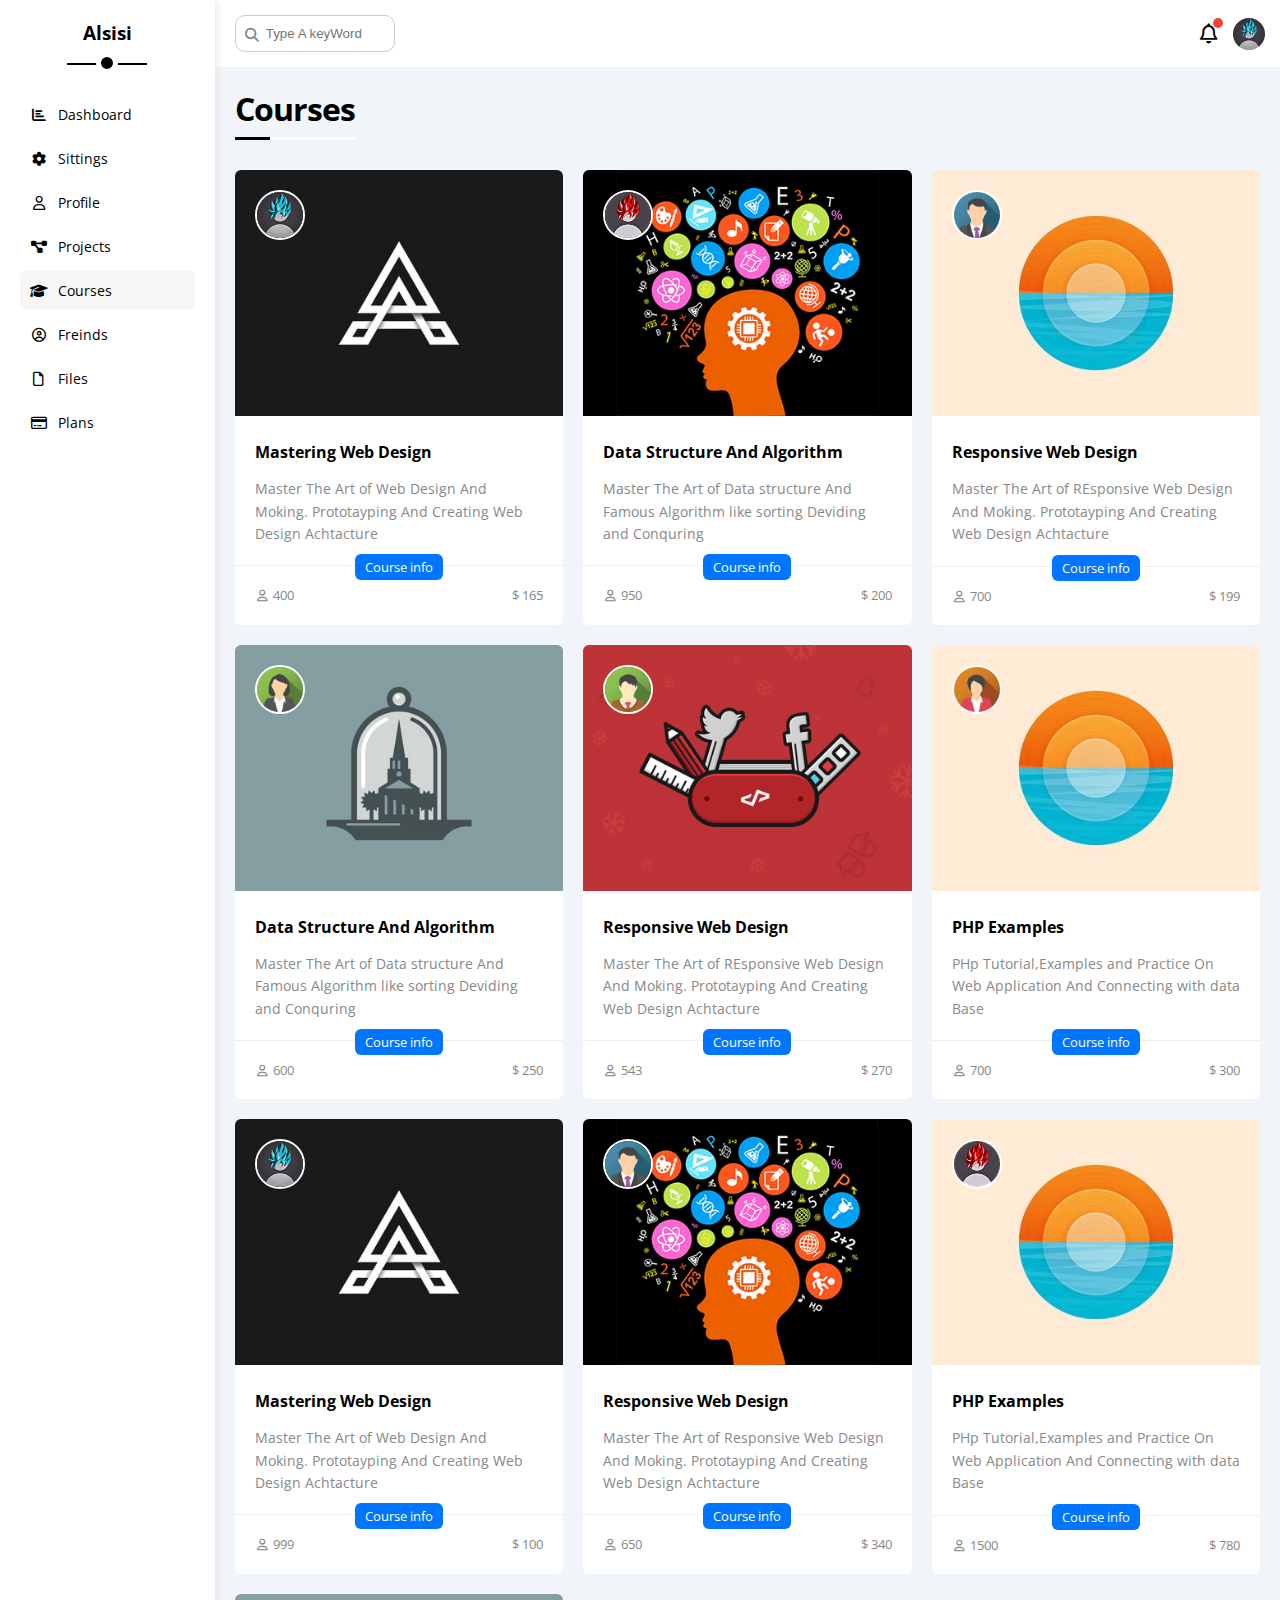
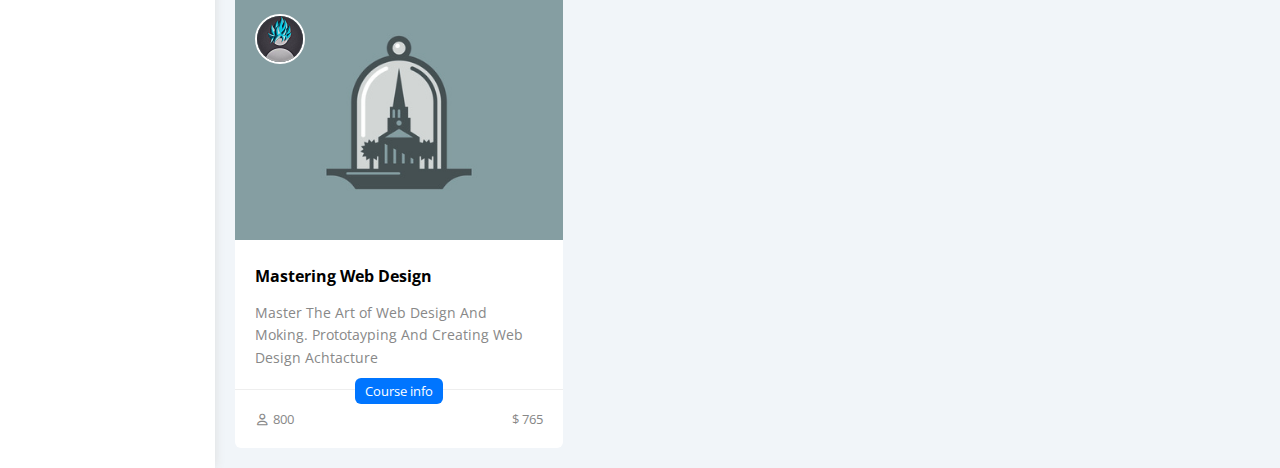
<file: courses.html>
<!DOCTYPE html>
<html lang="en">

<head>
    <meta charset="UTF-8">
    <meta name="viewport" content="width=device-width, initial-scale=1.0">
    <!-- frame work css file -->
    <link rel="stylesheet" href="Css/framework.css">
    <!-- main css -->
    <link rel="stylesheet" href="Css/main.css">
    <!-- awesome icons -->
    <link rel="stylesheet" href="Css/all.min.css">


    <!-- googlr fonts -->
    <link rel="preconnect" href="https://fonts.googleapis.com">
    <link rel="preconnect" href="https://fonts.gstatic.com" crossorigin>
    <link href="https://fonts.googleapis.com/css2?family=Open+Sans:ital,wght@0,300..800;1,300..800&display=swap"
        rel="stylesheet">
    <title>Courses</title>
</head>

<body>

    <div class="page d-flex">
        <div class="sidebar bg-white p-20 p-relative">
            <h3 class="p-relative txt-c mt-0">Alsisi</h3>
            <ul>
                <li>
                    <a class=" d-flex align-center fs-14 c-black rad-6 p-10" href="index.html">
                        <i class="fa-solid fa-chart-bar fa-fw"></i>
                        <span>Dashboard</span>
                    </a>
                </li>
                <li>

                    <a class=" d-flex align-center fs-14 c-black rad-6 p-10" href="Setting.html">
                        <i class="fa-solid fa-gear fa-fw"></i>
                        <span>Sittings</span>
                    </a>
                </li>
                <li>
                    <a class=" d-flex align-center fs-14 c-black rad-6 p-10" href="Profile.html">
                        <i class="fa-regular fa-user fa-fw"></i>
                        <span>Profile</span>
                    </a>
                </li>
                <li>
                    <a class=" d-flex align-center fs-14 c-black rad-6 p-10" href="project.html">
                        <i class="fa-solid fa-diagram-project fa-fw"></i>
                        <span>Projects</span>
                    </a>
                </li>
                <li>
                    <a class="active d-flex align-center fs-14 c-black rad-6 p-10" href="courses.html">
                        <i class="fa-solid fa-graduation-cap fa-fw"></i>
                        <span>Courses</span>
                    </a>
                </li>
                <li>
                    <a class=" d-flex align-center fs-14 c-black rad-6 p-10" href="friends.html">
                        <i class="fa-regular fa-circle-user fa-fw"></i>
                        <span>Freinds</span>
                    </a>
                </li>
                <li>
                    <a class=" d-flex align-center fs-14 c-black rad-6 p-10" href="Files.html">
                        <i class="fa-regular fa-file fa-fw"></i>
                        <span>Files</span>
                    </a>
                </li>
                <li>
                    <a class=" d-flex align-center fs-14 c-black rad-6 p-10" href="plans.html">
                        <i class="fa-regular fa-credit-card fa-fw"></i>
                        <span>Plans</span>
                    </a>
                </li>
            </ul>
        </div>

        <div class="content over-h w-full">
            <!-- start content head  -->
            <div class="head bg-white p-15 between-flex">
                <div class="search p-relative">
                    <input class="p-10" type="search" placeholder="Type A keyWord">
                </div>
                <div class="icons d-flex align-center ">
                    <span class="notification p-relative">
                        <i class="fa-regular fa-bell fa-lg"></i>
                    </span>
                    <img src="Image/Pfp (2).jpg" alt="picture">
                </div>
            </div>
            <!-- end content head  -->
            <h1 class="p-relative ">Courses</h1>
            <div class="courses-page d-grid gap-20 m-20">
                <div class="courses bg-white  p-relative rad-6">
                    <img class="cover rad-6" src="Image/course-01.jpg" alt="photo">
                    <img class="instructer rad-50" src="Image/Pfp (2).jpg" alt="photo">
                    <div class="info p-20">
                        <h4 class="mb-15 m-0">Mastering Web Design</h4>
                        <p class=" c-grey fs-14 m-0 ">Master The Art of Web Design And Moking. Prototayping And
                            Creating Web
                            Design Achtacture</p>
                    </div>
                    <div class="price between-flex p-relative p-20">
                        <p class=" m-0 bg-blue btn-shape c-white fs-13">Course info</p>
                        <div class="icon fs-13 c-grey df align-center">
                            <i class="fa-regular fa-user fa-fw c-grey fs-12 ">
                            </i>
                            <span class="">400</span>
                        </div>
                        <span class=" c-grey fs-13">$ 165</span>
                    </div>
                </div>
                <div class="courses bg-white  p-relative rad-6">
                    <img class="cover rad-6" src="Image/course-02.jpg" alt="photo">
                    <img class="instructer rad-50" src="Image/Pfp.jpg" alt="photo">
                    <div class="info p-20">
                        <h4 class="mb-15 m-0">Data Structure And Algorithm</h4>
                        <p class=" c-grey fs-14 m-0 ">Master The Art of Data structure And Famous Algorithm like sorting
                            Deviding and
                            Conquring </p>
                    </div>
                    <div class="price between-flex p-relative p-20">
                        <p class=" m-0 bg-blue btn-shape c-white fs-13">Course info</p>
                        <div class="icon fs-13 c-grey df align-center">
                            <i class="fa-regular fa-user fa-fw c-grey fs-12 ">
                            </i>
                            <span class="">950</span>
                        </div>
                        <span class=" c-grey fs-13">$ 200</span>
                    </div>
                </div>
                <div class="courses bg-white  p-relative rad-6">
                    <img class="cover rad-6" src="Image/course-03.jpg" alt="photo">
                    <img class="instructer rad-50" src="Image/team-01.png" alt="photo">
                    <div class="info p-20">
                        <h4 class="mb-15 m-0">Responsive Web Design</h4>
                        <p class=" c-grey fs-14 m-0 ">Master The Art of REsponsive Web Design And Moking. Prototayping
                            And
                            Creating Web
                            Design Achtacture</p>
                    </div>
                    <div class="price between-flex p-relative p-20">
                        <p class=" m-0 bg-blue btn-shape c-white fs-13">Course info</p>
                        <div class="icon fs-13 c-grey df align-center">
                            <i class="fa-regular fa-user fa-fw c-grey fs-12 ">
                            </i>
                            <span class="">700</span>
                        </div>
                        <span class=" c-grey fs-13">$ 199</span>
                    </div>
                </div>
                <div class="courses bg-white  p-relative rad-6">
                    <img class="cover rad-6" src="Image/course-04.jpg" alt="photo">
                    <img class="instructer rad-50" src="Image/team-02.png" alt="photo">
                    <div class="info p-20">
                        <h4 class="mb-15 m-0">Data Structure And Algorithm</h4>
                        <p class=" c-grey fs-14 m-0 ">Master The Art of Data structure And Famous Algorithm like sorting
                            Deviding and
                            Conquring </p>
                    </div>
                    <div class="price between-flex p-relative p-20">
                        <p class=" m-0 bg-blue btn-shape c-white fs-13">Course info</p>
                        <div class="icon fs-13 c-grey df align-center">
                            <i class="fa-regular fa-user fa-fw c-grey fs-12 ">
                            </i>
                            <span class="">600</span>
                        </div>
                        <span class=" c-grey fs-13">$ 250</span>
                    </div>
                </div>
                <div class="courses bg-white  p-relative rad-6">
                    <img class="cover rad-6" src="Image/course-05.jpg" alt="photo">
                    <img class="instructer rad-50" src="Image/team-03.png" alt="photo">
                    <div class="info p-20">
                        <h4 class="mb-15 m-0">Responsive Web Design</h4>
                        <p class=" c-grey fs-14 m-0 ">Master The Art of REsponsive Web Design And Moking. Prototayping
                            And
                            Creating Web
                            Design Achtacture</p>
                    </div>
                    <div class="price between-flex p-relative p-20">
                        <p class=" m-0 bg-blue btn-shape c-white fs-13">Course info</p>
                        <div class="icon fs-13 c-grey df align-center">
                            <i class="fa-regular fa-user fa-fw c-grey fs-12 ">
                            </i>
                            <span class="">543</span>
                        </div>
                        <span class=" c-grey fs-13">$ 270</span>
                    </div>
                </div>
                <div class="courses bg-white  p-relative rad-6">
                    <img class="cover rad-6" src="Image/course-03.jpg" alt="photo">
                    <img class="instructer rad-50" src="Image/team-04.png" alt="photo">
                    <div class="info p-20">
                        <h4 class="mb-15 m-0">PHP Examples</h4>
                        <p class=" c-grey fs-14 m-0 ">PHp Tutorial,Examples and Practice On Web Application And
                            Connecting with data Base</p>
                    </div>
                    <div class="price between-flex p-relative p-20">
                        <p class=" m-0 bg-blue btn-shape c-white fs-13">Course info</p>
                        <div class="icon fs-13 c-grey df align-center">
                            <i class="fa-regular fa-user fa-fw c-grey fs-12 ">
                            </i>
                            <span class="">700</span>
                        </div>
                        <span class=" c-grey fs-13">$ 300</span>
                    </div>
                </div>
                <div class="courses bg-white  p-relative rad-6">
                    <img class="cover rad-6" src="Image/course-01.jpg" alt="photo">
                    <img class="instructer rad-50" src="Image/Pfp (2).jpg" alt="photo">
                    <div class="info p-20">
                        <h4 class="mb-15 m-0">Mastering Web Design</h4>
                        <p class=" c-grey fs-14 m-0 ">Master The Art of Web Design And Moking. Prototayping And
                            Creating Web
                            Design Achtacture</p>
                    </div>
                    <div class="price between-flex p-relative p-20">
                        <p class=" m-0 bg-blue btn-shape c-white fs-13">Course info</p>
                        <div class="icon fs-13 c-grey df align-center">
                            <i class="fa-regular fa-user fa-fw c-grey fs-12 ">
                            </i>
                            <span class="">999</span>
                        </div>
                        <span class=" c-grey fs-13">$ 100</span>
                    </div>
                </div>
                <div class="courses bg-white  p-relative rad-6">
                    <img class="cover rad-6" src="Image/course-02.jpg" alt="photo">
                    <img class="instructer rad-50" src="Image/team-01.png" alt="photo">
                    <div class="info p-20">
                        <h4 class="mb-15 m-0">Responsive Web Design</h4>
                        <p class=" c-grey fs-14 m-0 ">Master The Art of Responsive Web Design And Moking. Prototayping
                            And
                            Creating Web
                            Design Achtacture</p>
                    </div>
                    <div class="price between-flex p-relative p-20">
                        <p class=" m-0 bg-blue btn-shape c-white fs-13">Course info</p>
                        <div class="icon fs-13 c-grey df align-center">
                            <i class="fa-regular fa-user fa-fw c-grey fs-12 ">
                            </i>
                            <span class="">650</span>
                        </div>
                        <span class=" c-grey fs-13">$ 340</span>
                    </div>
                </div>
                <div class="courses bg-white  p-relative rad-6">
                    <img class="cover rad-6" src="Image/course-03.jpg" alt="photo">
                    <img class="instructer rad-50" src="Image/Pfp.jpg" alt="photo">
                    <div class="info p-20">
                        <h4 class="mb-15 m-0">PHP Examples</h4>
                        <p class=" c-grey fs-14 m-0 ">PHp Tutorial,Examples and Practice On Web Application And
                            Connecting with data Base</p>
                    </div>
                    <div class="price between-flex p-relative p-20">
                        <p class=" m-0 bg-blue btn-shape c-white fs-13">Course info</p>
                        <div class="icon fs-13 c-grey df align-center">
                            <i class="fa-regular fa-user fa-fw c-grey fs-12 ">
                            </i>
                            <span class="">1500</span>
                        </div>
                        <span class=" c-grey fs-13">$ 780</span>
                    </div>
                </div>
                <div class="courses bg-white  p-relative rad-6">
                    <img class="cover rad-6" src="Image/course-04.jpg" alt="photo">
                    <img class="instructer rad-50" src="Image/Pfp (2).jpg" alt="photo">
                    <div class="info p-20">
                        <h4 class="mb-15 m-0">Mastering Web Design</h4>
                        <p class=" c-grey fs-14 m-0 ">Master The Art of Web Design And Moking. Prototayping And
                            Creating Web
                            Design Achtacture</p>
                    </div>
                    <div class="price between-flex p-relative p-20">
                        <p class=" m-0 bg-blue btn-shape c-white fs-13">Course info</p>
                        <div class="icon fs-13 c-grey df align-center">
                            <i class="fa-regular fa-user fa-fw c-grey fs-12 ">
                            </i>
                            <span class="">800</span>
                        </div>
                        <span class=" c-grey fs-13">$ 765</span>
                    </div>
                </div>
            </div>
        </div>
    </div>

</body>
</file>
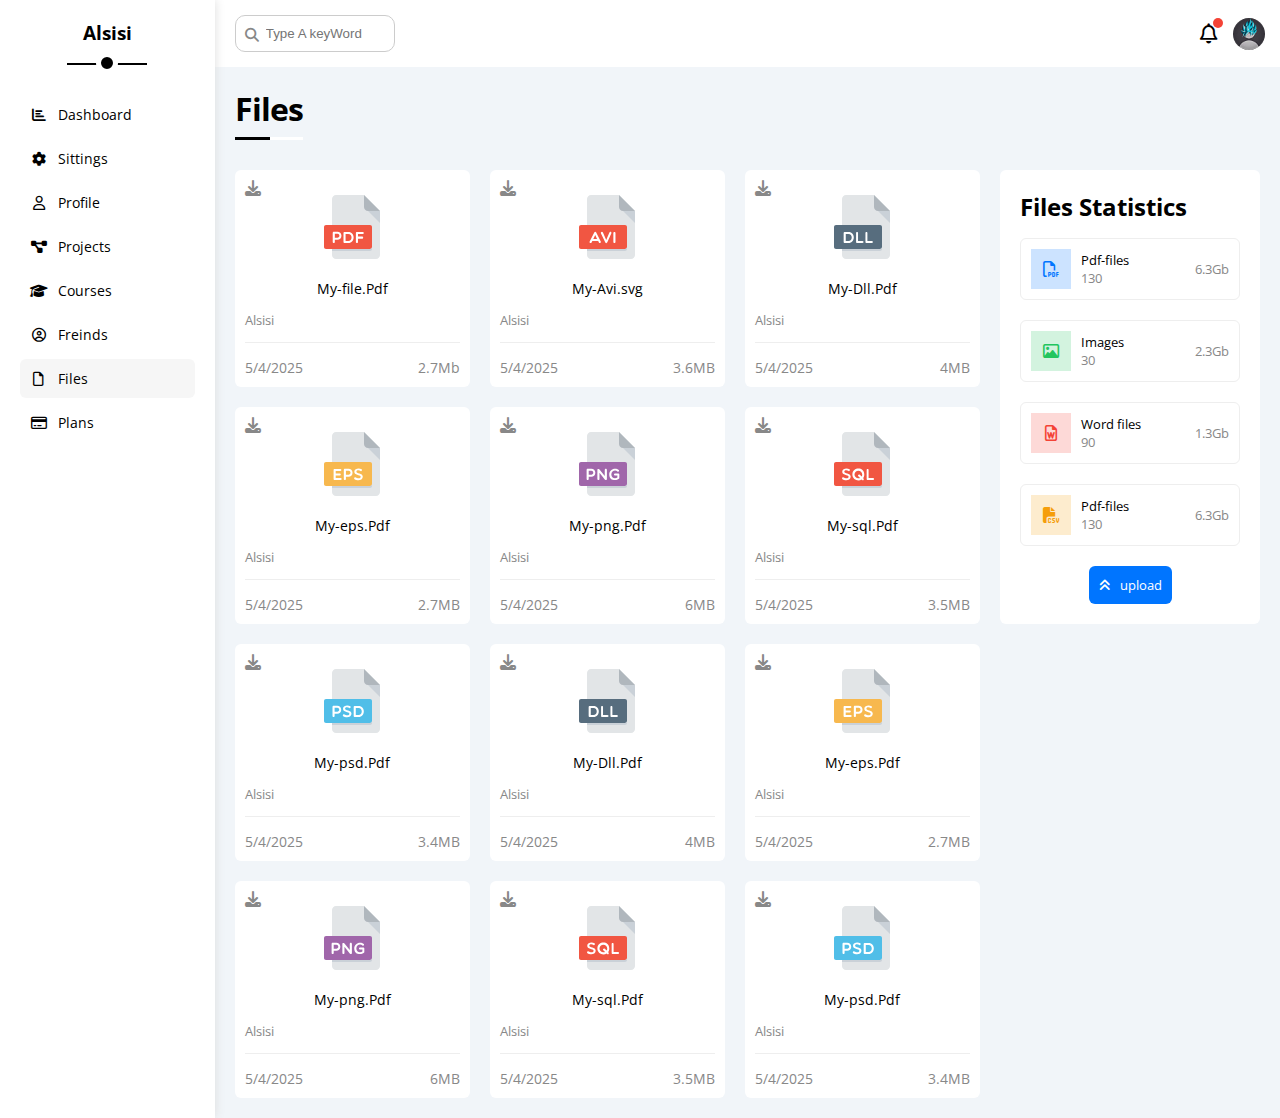
<file: Files.html>
<!DOCTYPE html>
<html lang="en">

<head>
    <meta charset="UTF-8">
    <meta name="viewport" content="width=device-width, initial-scale=1.0">
    <!-- frame work css file -->
    <link rel="stylesheet" href="Css/framework.css">
    <!-- main css -->
    <link rel="stylesheet" href="Css/main.css">
    <!-- awesome icons -->
    <link rel="stylesheet" href="Css/all.min.css">


    <!-- googlr fonts -->
    <link rel="preconnect" href="https://fonts.googleapis.com">
    <link rel="preconnect" href="https://fonts.gstatic.com" crossorigin>
    <link href="https://fonts.googleapis.com/css2?family=Open+Sans:ital,wght@0,300..800;1,300..800&display=swap"
        rel="stylesheet">
    <title>Files</title>
</head>

<body>

    <div class="page d-flex">
        <div class="sidebar bg-white p-20 p-relative">
            <h3 class="p-relative txt-c mt-0">Alsisi</h3>
            <ul>
                <li>
                    <a class=" d-flex align-center fs-14 c-black rad-6 p-10" href="index.html">
                        <i class="fa-solid fa-chart-bar fa-fw"></i>
                        <span>Dashboard</span>
                    </a>
                </li>
                <li>

                    <a class=" d-flex align-center fs-14 c-black rad-6 p-10" href="Setting.html">
                        <i class="fa-solid fa-gear fa-fw"></i>
                        <span>Sittings</span>
                    </a>
                </li>
                <li>
                    <a class=" d-flex align-center fs-14 c-black rad-6 p-10" href="Profile.html">
                        <i class="fa-regular fa-user fa-fw"></i>
                        <span>Profile</span>
                    </a>
                </li>
                <li>
                    <a class=" d-flex align-center fs-14 c-black rad-6 p-10" href="project.html">
                        <i class="fa-solid fa-diagram-project fa-fw"></i>
                        <span>Projects</span>
                    </a>
                </li>
                <li>
                    <a class=" d-flex align-center fs-14 c-black rad-6 p-10" href="courses.html">
                        <i class="fa-solid fa-graduation-cap fa-fw"></i>
                        <span>Courses</span>
                    </a>
                </li>
                <li>
                    <a class=" d-flex align-center fs-14 c-black rad-6 p-10" href="friends.html">
                        <i class="fa-regular fa-circle-user fa-fw"></i>
                        <span>Freinds</span>
                    </a>
                </li>
                <li>
                    <a class="active d-flex align-center fs-14 c-black rad-6 p-10" href="Files.html">
                        <i class="fa-regular fa-file fa-fw"></i>
                        <span>Files</span>
                    </a>
                </li>
                <li>
                    <a class=" d-flex align-center fs-14 c-black rad-6 p-10" href="plans.html">
                        <i class="fa-regular fa-credit-card fa-fw"></i>
                        <span>Plans</span>
                    </a>
                </li>
            </ul>
        </div>

        <div class="content over-h w-full">
            <!-- start content head  -->
            <div class="head bg-white p-15 between-flex">
                <div class="search p-relative">
                    <input class="p-10" type="search" placeholder="Type A keyWord">
                </div>
                <div class="icons d-flex align-center ">
                    <span class="notification p-relative">
                        <i class="fa-regular fa-bell fa-lg"></i>
                    </span>
                    <img src="Image/Pfp (2).jpg" alt="picture">
                </div>
            </div>
            <!-- end content head  -->
            <h1 class="p-relative ">Files</h1>
            <div class="files-page d-flex gap-20 m-20">
                <div class="files-state bg-white p-20 rad-6">
                    <h2 class="txt-c-mobile mt-0 mb-15">Files Statistics</h2>
                    <div class="d-flex align-center border-eee p-10 mb-20 fs-13 rad-6 ">
                        <i class="fa-regular fa-file-pdf fa-lg blue c-flex c-blue icon"></i>
                        <div class="info">
                            <span>Pdf-files</span>
                            <span class="d-block c-grey fs-13">130</span>
                        </div>
                        <div class="size c-grey fs-13">6.3Gb</div>
                    </div>
                    <div class="d-flex align-center border-eee p-10 mb-20 fs-13 rad-6 ">
                        <i class="fa-regular fa-image fa-lg green c-flex c-green icon"></i>
                        <div class="info">
                            <span>Images</span>
                            <span class="d-block c-grey fs-13">30</span>
                        </div>
                        <div class="size c-grey fs-13">2.3Gb</div>
                    </div>
                    <div class="d-flex align-center border-eee p-10 mb-20 fs-13 rad-6 ">
                        <i class="fa-regular fa-file-word fa-lg red c-flex c-red icon"></i>
                        <div class="info">
                            <span>Word files</span>
                            <span class="d-block c-grey fs-13">90</span>
                        </div>
                        <div class="size c-grey fs-13">1.3Gb</div>
                    </div>
                    <div class="d-flex align-center border-eee p-10 mb-20 fs-13 rad-6 ">
                        <i class="fa-solid fa-file-csv fa-lg orange c-flex c-orange icon"></i>

                        <div class="info">

                            <span>Pdf-files</span>
                            <span class="d-block c-grey fs-13">130</span>
                        </div>
                        <div class="size c-grey fs-13">6.3Gb</div>
                    </div>
                    <a class="upload bg-blue c-white w-fit fs-13 d-block rad-6 p-10" href="#"><i
                            class="fa-solid fa-angles-up mr-10 "></i>upload</a>
                </div>
                <div class="flies-content d-grid gap-20">
                    <div class="files bg-white p-10 p-relative rad-6">
                        <i class="fa-solid fa-download c-grey p-absolute"></i>
                        <div class="icon txt-c">
                            <img class="mb-15 mt-15" src="Image/pdf.svg" alt="file">
                        </div>
                        <div class="txt-c mb-10 fs-14">My-file.Pdf</div>
                        <p class=" c-grey fs-13">Alsisi</p>
                        <div class="inf between-flex c-grey fs-14 pt-15">
                            <span>5/4/2025</span>
                            <span>2.7Mb</span>
                        </div>
                    </div>

                    <div class="files bg-white p-10 p-relative rad-6">
                        <i class="fa-solid fa-download c-grey p-absolute"></i>
                        <div class="icon txt-c">
                            <img class="mb-15 mt-15" src="Image/avi.svg" alt="file">
                        </div>
                        <div class="txt-c mb-10 fs-14">My-Avi.svg</div>
                        <p class=" c-grey fs-13">Alsisi</p>
                        <div class="inf between-flex c-grey fs-14 pt-15">
                            <span>5/4/2025</span>
                            <span>3.6MB</span>
                        </div>
                    </div>


                    <div class="files bg-white p-10 p-relative rad-6">
                        <i class="fa-solid fa-download c-grey p-absolute"></i>
                        <div class="icon txt-c">
                            <img class="mb-15 mt-15" src="Image/dll.svg" alt="file">
                        </div>
                        <div class="txt-c mb-10 fs-14">My-Dll.Pdf</div>
                        <p class=" c-grey fs-13">Alsisi</p>
                        <div class="inf between-flex c-grey fs-14 pt-15">
                            <span>5/4/2025</span>
                            <span>4MB</span>
                        </div>
                    </div>


                    <div class="files bg-white p-10 p-relative rad-6">
                        <i class="fa-solid fa-download c-grey p-absolute"></i>
                        <div class="icon txt-c">
                            <img class="mb-15 mt-15" src="Image/eps.svg" alt="file">
                        </div>
                        <div class="txt-c mb-10 fs-14">My-eps.Pdf</div>
                        <p class=" c-grey fs-13">Alsisi</p>
                        <div class="inf between-flex c-grey fs-14 pt-15">
                            <span>5/4/2025</span>
                            <span>2.7MB</span>
                        </div>
                    </div>



                    <div class="files bg-white p-10 p-relative rad-6">
                        <i class="fa-solid fa-download c-grey p-absolute"></i>
                        <div class="icon txt-c">
                            <img class="mb-15 mt-15" src="Image/png.svg" alt="file">
                        </div>
                        <div class="txt-c mb-10 fs-14">My-png.Pdf</div>
                        <p class=" c-grey fs-13">Alsisi</p>
                        <div class="inf between-flex c-grey fs-14 pt-15">
                            <span>5/4/2025</span>
                            <span>6MB</span>
                        </div>
                    </div>


                    <div class="files bg-white p-10 p-relative rad-6">
                        <i class="fa-solid fa-download c-grey p-absolute"></i>
                        <div class="icon txt-c">
                            <img class="mb-15 mt-15" src="Image/sql.svg" alt="file">
                        </div>
                        <div class="txt-c mb-10 fs-14">My-sql.Pdf</div>
                        <p class=" c-grey fs-13">Alsisi</p>
                        <div class="inf between-flex c-grey fs-14 pt-15">
                            <span>5/4/2025</span>
                            <span>3.5MB</span>
                        </div>
                    </div>
                    <div class="files bg-white p-10 p-relative rad-6">
                        <i class="fa-solid fa-download c-grey p-absolute"></i>
                        <div class="icon txt-c">
                            <img class="mb-15 mt-15" src="Image/psd.svg" alt="file">
                        </div>
                        <div class="txt-c mb-10 fs-14">My-psd.Pdf</div>
                        <p class=" c-grey fs-13">Alsisi</p>
                        <div class="inf between-flex c-grey fs-14 pt-15">
                            <span>5/4/2025</span>
                            <span>3.4MB</span>
                        </div>
                    </div>
                    <div class="files bg-white p-10 p-relative rad-6">
                        <i class="fa-solid fa-download c-grey p-absolute"></i>
                        <div class="icon txt-c">
                            <img class="mb-15 mt-15" src="Image/dll.svg" alt="file">
                        </div>
                        <div class="txt-c mb-10 fs-14">My-Dll.Pdf</div>
                        <p class=" c-grey fs-13">Alsisi</p>
                        <div class="inf between-flex c-grey fs-14 pt-15">
                            <span>5/4/2025</span>
                            <span>4MB</span>
                        </div>
                    </div>

                    <div class="files bg-white p-10 p-relative rad-6">
                        <i class="fa-solid fa-download c-grey p-absolute"></i>
                        <div class="icon txt-c">
                            <img class="mb-15 mt-15" src="Image/eps.svg" alt="file">
                        </div>
                        <div class="txt-c mb-10 fs-14">My-eps.Pdf</div>
                        <p class=" c-grey fs-13">Alsisi</p>
                        <div class="inf between-flex c-grey fs-14 pt-15">
                            <span>5/4/2025</span>
                            <span>2.7MB</span>
                        </div>
                    </div>


                    <div class="files bg-white p-10 p-relative rad-6">
                        <i class="fa-solid fa-download c-grey p-absolute"></i>
                        <div class="icon txt-c">
                            <img class="mb-15 mt-15" src="Image/png.svg" alt="file">
                        </div>
                        <div class="txt-c mb-10 fs-14">My-png.Pdf</div>
                        <p class=" c-grey fs-13">Alsisi</p>
                        <div class="inf between-flex c-grey fs-14 pt-15">
                            <span>5/4/2025</span>
                            <span>6MB</span>
                        </div>
                    </div>


                    <div class="files bg-white p-10 p-relative rad-6">
                        <i class="fa-solid fa-download c-grey p-absolute"></i>
                        <div class="icon txt-c">
                            <img class="mb-15 mt-15" src="Image/sql.svg" alt="file">
                        </div>
                        <div class="txt-c mb-10 fs-14">My-sql.Pdf</div>
                        <p class=" c-grey fs-13">Alsisi</p>
                        <div class="inf between-flex c-grey fs-14 pt-15">
                            <span>5/4/2025</span>
                            <span>3.5MB</span>
                        </div>
                    </div>
                    <div class="files bg-white p-10 p-relative rad-6">
                        <i class="fa-solid fa-download c-grey p-absolute"></i>
                        <div class="icon txt-c">
                            <img class="mb-15 mt-15" src="Image/psd.svg" alt="file">
                        </div>
                        <div class="txt-c mb-10 fs-14">My-psd.Pdf</div>
                        <p class=" c-grey fs-13">Alsisi</p>
                        <div class="inf between-flex c-grey fs-14 pt-15">
                            <span>5/4/2025</span>
                            <span>3.4MB</span>
                        </div>
                    </div>
                </div>
            </div>
        </div>
    </div>


</body>
</file>
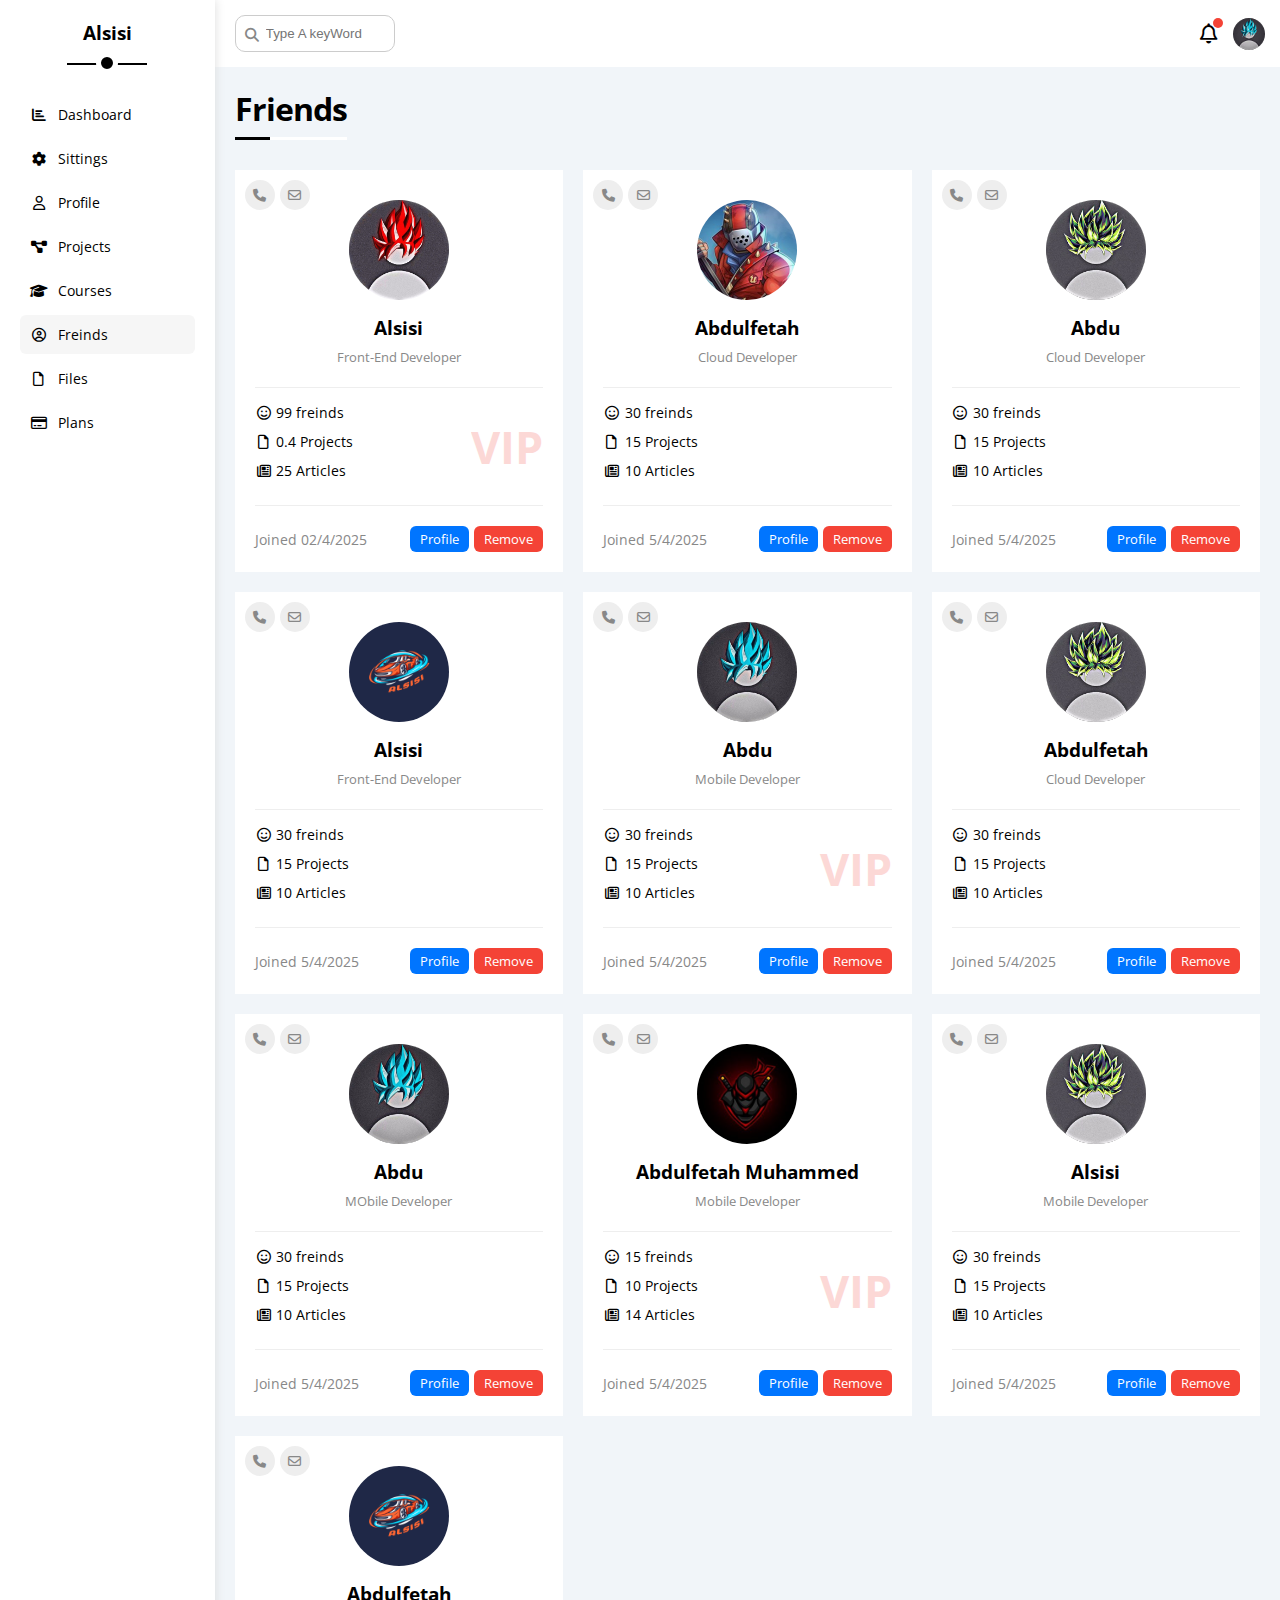
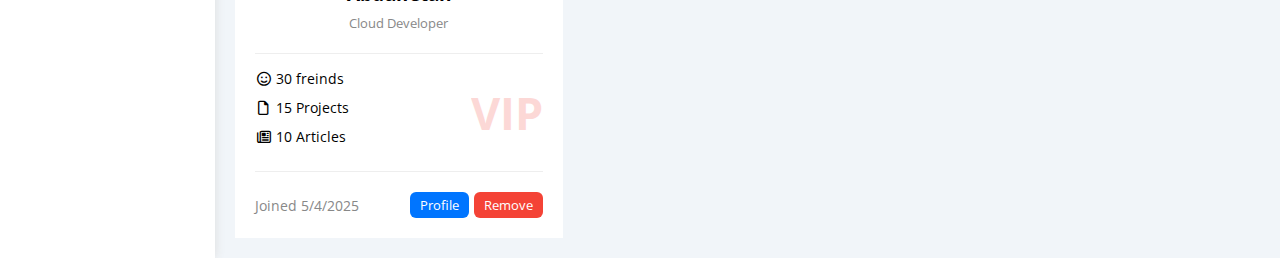
<file: friends.html>
<!DOCTYPE html>
<html lang="en">

<head>
    <meta charset="UTF-8">
    <meta name="viewport" content="width=device-width, initial-scale=1.0">
    <!-- frame work css file -->
    <link rel="stylesheet" href="Css/framework.css">
    <!-- main css -->
    <link rel="stylesheet" href="Css/main.css">
    <!-- awesome icons -->
    <link rel="stylesheet" href="Css/all.min.css">


    <!-- googlr fonts -->
    <link rel="preconnect" href="https://fonts.googleapis.com">
    <link rel="preconnect" href="https://fonts.gstatic.com" crossorigin>
    <link href="https://fonts.googleapis.com/css2?family=Open+Sans:ital,wght@0,300..800;1,300..800&display=swap"
        rel="stylesheet">
    <title>Friends</title>
</head>

<body>

    <div class="page d-flex">
        <div class="sidebar bg-white p-20 p-relative">
            <h3 class="p-relative txt-c mt-0">Alsisi</h3>
            <ul>
                <li>
                    <a class=" d-flex align-center fs-14 c-black rad-6 p-10" href="index.html">
                        <i class="fa-solid fa-chart-bar fa-fw"></i>
                        <span>Dashboard</span>
                    </a>
                </li>
                <li>

                    <a class=" d-flex align-center fs-14 c-black rad-6 p-10" href="Setting.html">
                        <i class="fa-solid fa-gear fa-fw"></i>
                        <span>Sittings</span>
                    </a>
                </li>
                <li>
                    <a class=" d-flex align-center fs-14 c-black rad-6 p-10" href="Profile.html">
                        <i class="fa-regular fa-user fa-fw"></i>
                        <span>Profile</span>
                    </a>
                </li>
                <li>
                    <a class=" d-flex align-center fs-14 c-black rad-6 p-10" href="project.html">
                        <i class="fa-solid fa-diagram-project fa-fw"></i>
                        <span>Projects</span>
                    </a>
                </li>
                <li>
                    <a class=" d-flex align-center fs-14 c-black rad-6 p-10" href="courses.html">
                        <i class="fa-solid fa-graduation-cap fa-fw"></i>
                        <span>Courses</span>
                    </a>
                </li>
                <li>
                    <a class="active d-flex align-center fs-14 c-black rad-6 p-10" href="friends.html">
                        <i class="fa-regular fa-circle-user fa-fw"></i>
                        <span>Freinds</span>
                    </a>
                </li>
                <li>
                    <a class=" d-flex align-center fs-14 c-black rad-6 p-10" href="Files.html">
                        <i class="fa-regular fa-file fa-fw"></i>
                        <span>Files</span>
                    </a>
                </li>
                <li>
                    <a class=" d-flex align-center fs-14 c-black rad-6 p-10" href="plans.html">
                        <i class="fa-regular fa-credit-card fa-fw"></i>
                        <span>Plans</span>
                    </a>
                </li>
            </ul>
        </div>

        <div class="content over-h w-full">
            <!-- start content head  -->
            <div class="head bg-white p-15 between-flex">
                <div class="search p-relative">
                    <input class="p-10" type="search" placeholder="Type A keyWord">
                </div>
                <div class="icons d-flex align-center ">
                    <span class="notification p-relative">
                        <i class="fa-regular fa-bell fa-lg"></i>
                    </span>
                    <img src="Image/Pfp (2).jpg" alt="picture">
                </div>
            </div>
            <!-- end content head  -->
            <h1 class="p-relative ">Friends</h1>
            <div class="friends-page d-grid m-20 gap-20 ">
                <div class="freinds bg-white p-20 p-relative  ">
                    <div class="icon c-grey d-flex txt-c">
                        <i class="fa-solid fa-phone fs-13 mr-5  rad-50 bg-eee"></i>
                        <i class="fa-regular fa-envelope fs-13 rad-50 bg-eee"></i>
                    </div>
                    <div class="imagee txt-c">
                        <img class="rad-50 mt-10 mb-10 " src="Image/Pfp.jpg" alt="photo">
                    </div>
                    <div class="info txt-c ">
                        <h3 class="m-0 mb-5 txt-c">Alsisi</h3>
                        <span class="m-0 mb-20 c-grey fs-13 s">Front-End Developer</span>
                    </div>
                    <div class="info2 between-flex align-center pt-15 pb-15 mt-20">
                        <div class="icons fs-14 p-relative ">
                            <div class="mb-10 d-block">
                                <i class="fa-regular fa-face-smile fa-fw"></i>
                                <span class="fs-14">99 freinds</span>
                            </div>
                            <div class="mb-10 d-block">
                                <i class="fa-regular fa-file fa-fw "></i>
                                <span class="fs-14">0.4 Projects</span>
                            </div>
                            <div class="mb-10 d-block">
                                <i class="fa-regular fa-newspaper fa-fw "></i>
                                <span class="fs-14">25 Articles</span>
                            </div>

                        </div>
                        <span class="vip c-red fontw-b fs-30">VIP</span>
                    </div>
                    <div class="between-flex mt-20">
                        <span class="c-grey fs-14">Joined 02/4/2025</span>
                        <div class="d-flex">
                            <a class="bg-blue c-white fs-13 btn-shape mr-5" href="#">Profile</a>
                            <a class="bg-red c-white fs-13 btn-shape" href="#">Remove</a>
                        </div>
                    </div>
                </div>
                <div class="freinds bg-white p-20 p-relative  ">
                    <div class="icon c-grey d-flex txt-c">
                        <i class="fa-solid fa-phone fs-13 mr-5  rad-50 bg-eee"></i>
                        <i class="fa-regular fa-envelope fs-13 rad-50 bg-eee"></i>
                    </div>
                    <div class="imagee txt-c">
                        <img class="rad-50 mt-10 mb-10 " src="Image/friend-01.jpg" alt="photo">
                    </div>
                    <div class="info txt-c ">
                        <h3 class="m-0 mb-5 txt-c">Abdulfetah</h3>
                        <span class="m-0 mb-20 c-grey fs-13 s">Cloud Developer</span>
                    </div>
                    <div class="info2 between-flex align-center pt-15 pb-15 mt-20">
                        <div class="icons fs-14 p-relative ">
                            <div class="mb-10 d-block">
                                <i class="fa-regular fa-face-smile fa-fw"></i>
                                <span class="fs-14">30 freinds</span>
                            </div>
                            <div class="mb-10 d-block">
                                <i class="fa-regular fa-file fa-fw "></i>
                                <span class="fs-14">15 Projects</span>
                            </div>
                            <div class="mb-10 d-block">
                                <i class="fa-regular fa-newspaper fa-fw "></i>
                                <span class="fs-14">10 Articles</span>
                            </div>

                        </div>

                    </div>
                    <div class="between-flex mt-20">
                        <span class="c-grey fs-14">Joined 5/4/2025</span>
                        <div class="d-flex">
                            <a class="bg-blue c-white fs-13 btn-shape mr-5" href="#">Profile</a>
                            <a class="bg-red c-white fs-13 btn-shape" href="#">Remove</a>
                        </div>
                    </div>
                </div>
                <div class="freinds bg-white p-20 p-relative  ">
                    <div class="icon c-grey d-flex txt-c">
                        <i class="fa-solid fa-phone fs-13 mr-5  rad-50 bg-eee"></i>
                        <i class="fa-regular fa-envelope fs-13 rad-50 bg-eee"></i>
                    </div>
                    <div class="imagee txt-c">
                        <img class="rad-50 mt-10 mb-10 " src="Image/Perfil DB.jpg" alt="photo">
                    </div>
                    <div class="info txt-c ">
                        <h3 class="m-0 mb-5 txt-c">Abdu</h3>
                        <span class="m-0 mb-20 c-grey fs-13 s">Cloud Developer</span>
                    </div>
                    <div class="info2 between-flex align-center pt-15 pb-15 mt-20">
                        <div class="icons fs-14 p-relative ">
                            <div class="mb-10 d-block">
                                <i class="fa-regular fa-face-smile fa-fw"></i>
                                <span class="fs-14">30 freinds</span>
                            </div>
                            <div class="mb-10 d-block">
                                <i class="fa-regular fa-file fa-fw "></i>
                                <span class="fs-14">15 Projects</span>
                            </div>
                            <div class="mb-10 d-block">
                                <i class="fa-regular fa-newspaper fa-fw "></i>
                                <span class="fs-14">10 Articles</span>
                            </div>

                        </div>

                    </div>
                    <div class="between-flex mt-20">
                        <span class="c-grey fs-14">Joined 5/4/2025</span>
                        <div class="d-flex">
                            <a class="bg-blue c-white fs-13 btn-shape mr-5" href="#">Profile</a>
                            <a class="bg-red c-white fs-13 btn-shape" href="#">Remove</a>
                        </div>
                    </div>
                </div>
                <div class="freinds bg-white p-20 p-relative  ">
                    <div class="icon c-grey d-flex txt-c">
                        <i class="fa-solid fa-phone fs-13 mr-5  rad-50 bg-eee"></i>
                        <i class="fa-regular fa-envelope fs-13 rad-50 bg-eee"></i>
                    </div>
                    <div class="imagee txt-c">
                        <img class="rad-50 mt-10 mb-10 " src="Image/Blue and Orange Retro Fast Car Logo (1).png"
                            alt="photo">
                    </div>
                    <div class="info txt-c ">
                        <h3 class="m-0 mb-5 txt-c">Alsisi</h3>
                        <span class="m-0 mb-20 c-grey fs-13 s">Front-End Developer</span>
                    </div>
                    <div class="info2 between-flex align-center pt-15 pb-15 mt-20">
                        <div class="icons fs-14 p-relative ">
                            <div class="mb-10 d-block">
                                <i class="fa-regular fa-face-smile fa-fw"></i>
                                <span class="fs-14">30 freinds</span>
                            </div>
                            <div class="mb-10 d-block">
                                <i class="fa-regular fa-file fa-fw "></i>
                                <span class="fs-14">15 Projects</span>
                            </div>
                            <div class="mb-10 d-block">
                                <i class="fa-regular fa-newspaper fa-fw "></i>
                                <span class="fs-14">10 Articles</span>
                            </div>

                        </div>

                    </div>
                    <div class="between-flex mt-20">
                        <span class="c-grey fs-14">Joined 5/4/2025</span>
                        <div class="d-flex">
                            <a class="bg-blue c-white fs-13 btn-shape mr-5" href="#">Profile</a>
                            <a class="bg-red c-white fs-13 btn-shape" href="#">Remove</a>
                        </div>
                    </div>
                </div>
                <div class="freinds bg-white p-20 p-relative  ">
                    <div class="icon c-grey d-flex txt-c">
                        <i class="fa-solid fa-phone fs-13 mr-5  rad-50 bg-eee"></i>
                        <i class="fa-regular fa-envelope fs-13 rad-50 bg-eee"></i>
                    </div>
                    <div class="imagee txt-c">
                        <img class="rad-50 mt-10 mb-10 " src="Image/Pfp (2).jpg" alt="photo">
                    </div>
                    <div class="info txt-c ">
                        <h3 class="m-0 mb-5 txt-c">Abdu</h3>
                        <span class="m-0 mb-20 c-grey fs-13 s">Mobile Developer</span>
                    </div>
                    <div class="info2 between-flex align-center pt-15 pb-15 mt-20">
                        <div class="icons fs-14 p-relative ">
                            <div class="mb-10 d-block">
                                <i class="fa-regular fa-face-smile fa-fw"></i>
                                <span class="fs-14">30 freinds</span>
                            </div>
                            <div class="mb-10 d-block">
                                <i class="fa-regular fa-file fa-fw "></i>
                                <span class="fs-14">15 Projects</span>
                            </div>
                            <div class="mb-10 d-block">
                                <i class="fa-regular fa-newspaper fa-fw "></i>
                                <span class="fs-14">10 Articles</span>
                            </div>

                        </div>
                        <span class="vip c-red fontw-b fs-30">VIP</span>

                    </div>
                    <div class="between-flex mt-20">
                        <span class="c-grey fs-14">Joined 5/4/2025</span>
                        <div class="d-flex">
                            <a class="bg-blue c-white fs-13 btn-shape mr-5" href="#">Profile</a>
                            <a class="bg-red c-white fs-13 btn-shape" href="#">Remove</a>
                        </div>
                    </div>
                </div>
                <div class="freinds bg-white p-20 p-relative  ">
                    <div class="icon c-grey d-flex txt-c">
                        <i class="fa-solid fa-phone fs-13 mr-5  rad-50 bg-eee"></i>
                        <i class="fa-regular fa-envelope fs-13 rad-50 bg-eee"></i>
                    </div>
                    <div class="imagee txt-c">
                        <img class="rad-50 mt-10 mb-10 " src="Image/Perfil DB.jpg" alt="photo">
                    </div>
                    <div class="info txt-c ">
                        <h3 class="m-0 mb-5 txt-c">Abdulfetah</h3>
                        <span class="m-0 mb-20 c-grey fs-13 s">Cloud Developer</span>
                    </div>
                    <div class="info2 between-flex align-center pt-15 pb-15 mt-20">
                        <div class="icons fs-14 p-relative ">
                            <div class="mb-10 d-block">
                                <i class="fa-regular fa-face-smile fa-fw"></i>
                                <span class="fs-14">30 freinds</span>
                            </div>
                            <div class="mb-10 d-block">
                                <i class="fa-regular fa-file fa-fw "></i>
                                <span class="fs-14">15 Projects</span>
                            </div>
                            <div class="mb-10 d-block">
                                <i class="fa-regular fa-newspaper fa-fw "></i>
                                <span class="fs-14">10 Articles</span>
                            </div>

                        </div>

                    </div>
                    <div class="between-flex mt-20">
                        <span class="c-grey fs-14">Joined 5/4/2025</span>
                        <div class="d-flex">
                            <a class="bg-blue c-white fs-13 btn-shape mr-5" href="#">Profile</a>
                            <a class="bg-red c-white fs-13 btn-shape" href="#">Remove</a>
                        </div>
                    </div>
                </div>
                <div class="freinds bg-white p-20 p-relative  ">
                    <div class="icon c-grey d-flex txt-c">
                        <i class="fa-solid fa-phone fs-13 mr-5  rad-50 bg-eee"></i>
                        <i class="fa-regular fa-envelope fs-13 rad-50 bg-eee"></i>
                    </div>
                    <div class="imagee txt-c">
                        <img class="rad-50 mt-10 mb-10 " src="Image/Pfp (2).jpg" alt="photo">
                    </div>
                    <div class="info txt-c ">
                        <h3 class="m-0 mb-5 txt-c">Abdu </h3>
                        <span class="m-0 mb-20 c-grey fs-13 s">MObile Developer</span>
                    </div>
                    <div class="info2 between-flex align-center pt-15 pb-15 mt-20">
                        <div class="icons fs-14 p-relative ">
                            <div class="mb-10 d-block">
                                <i class="fa-regular fa-face-smile fa-fw"></i>
                                <span class="fs-14">30 freinds</span>
                            </div>
                            <div class="mb-10 d-block">
                                <i class="fa-regular fa-file fa-fw "></i>
                                <span class="fs-14">15 Projects</span>
                            </div>
                            <div class="mb-10 d-block">
                                <i class="fa-regular fa-newspaper fa-fw "></i>
                                <span class="fs-14">10 Articles</span>
                            </div>

                        </div>

                    </div>
                    <div class="between-flex mt-20">
                        <span class="c-grey fs-14">Joined 5/4/2025</span>
                        <div class="d-flex">
                            <a class="bg-blue c-white fs-13 btn-shape mr-5" href="#">Profile</a>
                            <a class="bg-red c-white fs-13 btn-shape" href="#">Remove</a>
                        </div>
                    </div>
                </div>
                <div class="freinds bg-white p-20 p-relative  ">
                    <div class="icon c-grey d-flex txt-c">
                        <i class="fa-solid fa-phone fs-13 mr-5  rad-50 bg-eee"></i>
                        <i class="fa-regular fa-envelope fs-13 rad-50 bg-eee"></i>
                    </div>
                    <div class="imagee txt-c">
                        <img class="rad-50 mt-10 mb-10 " src="Image/friend-04.jpg" alt="photo">
                    </div>
                    <div class="info txt-c ">
                        <h3 class="m-0 mb-5 txt-c">Abdulfetah Muhammed</h3>
                        <span class="m-0 mb-20 c-grey fs-13 s">Mobile Developer</span>
                    </div>
                    <div class="info2 between-flex align-center pt-15 pb-15 mt-20">
                        <div class="icons fs-14 p-relative ">
                            <div class="mb-10 d-block">
                                <i class="fa-regular fa-face-smile fa-fw"></i>
                                <span class="fs-14">15 freinds</span>
                            </div>
                            <div class="mb-10 d-block">
                                <i class="fa-regular fa-file fa-fw "></i>
                                <span class="fs-14">10 Projects</span>
                            </div>
                            <div class="mb-10 d-block">
                                <i class="fa-regular fa-newspaper fa-fw "></i>
                                <span class="fs-14">14 Articles</span>
                            </div>

                        </div>
                        <span class="vip c-red fontw-b fs-30">VIP</span>

                    </div>
                    <div class="between-flex mt-20">
                        <span class="c-grey fs-14">Joined 5/4/2025</span>
                        <div class="d-flex">
                            <a class="bg-blue c-white fs-13 btn-shape mr-5" href="#">Profile</a>
                            <a class="bg-red c-white fs-13 btn-shape" href="#">Remove</a>
                        </div>
                    </div>
                </div>
                <div class="freinds bg-white p-20 p-relative  ">
                    <div class="icon c-grey d-flex txt-c">
                        <i class="fa-solid fa-phone fs-13 mr-5  rad-50 bg-eee"></i>
                        <i class="fa-regular fa-envelope fs-13 rad-50 bg-eee"></i>
                    </div>
                    <div class="imagee txt-c">
                        <img class="rad-50 mt-10 mb-10 " src="Image/Perfil DB.jpg" alt="photo">
                    </div>
                    <div class="info txt-c ">
                        <h3 class="m-0 mb-5 txt-c">Alsisi</h3>
                        <span class="m-0 mb-20 c-grey fs-13 s">Mobile Developer</span>
                    </div>
                    <div class="info2 between-flex align-center pt-15 pb-15 mt-20">
                        <div class="icons fs-14 p-relative ">
                            <div class="mb-10 d-block">
                                <i class="fa-regular fa-face-smile fa-fw"></i>
                                <span class="fs-14">30 freinds</span>
                            </div>
                            <div class="mb-10 d-block">
                                <i class="fa-regular fa-file fa-fw "></i>
                                <span class="fs-14">15 Projects</span>
                            </div>
                            <div class="mb-10 d-block">
                                <i class="fa-regular fa-newspaper fa-fw "></i>
                                <span class="fs-14">10 Articles</span>
                            </div>

                        </div>

                    </div>
                    <div class="between-flex mt-20">
                        <span class="c-grey fs-14">Joined 5/4/2025</span>
                        <div class="d-flex">
                            <a class="bg-blue c-white fs-13 btn-shape mr-5" href="#">Profile</a>
                            <a class="bg-red c-white fs-13 btn-shape" href="#">Remove</a>
                        </div>
                    </div>
                </div>
                <div class="freinds bg-white p-20 p-relative  ">
                    <div class="icon c-grey d-flex txt-c">
                        <i class="fa-solid fa-phone fs-13 mr-5  rad-50 bg-eee"></i>
                        <i class="fa-regular fa-envelope fs-13 rad-50 bg-eee"></i>
                    </div>
                    <div class="imagee txt-c">
                        <img class="rad-50 mt-10 mb-10 " src="Image/Blue and Orange Retro Fast Car Logo (1).png"
                            alt="photo">
                    </div>
                    <div class="info txt-c ">
                        <h3 class="m-0 mb-5 txt-c">Abdulfetah</h3>
                        <span class="m-0 mb-20 c-grey fs-13 s">Cloud Developer</span>
                    </div>
                    <div class="info2 between-flex align-center pt-15 pb-15 mt-20">
                        <div class="icons fs-14 p-relative ">
                            <div class="mb-10 d-block">
                                <i class="fa-regular fa-face-smile fa-fw"></i>
                                <span class="fs-14">30 freinds</span>
                            </div>
                            <div class="mb-10 d-block">
                                <i class="fa-regular fa-file fa-fw "></i>
                                <span class="fs-14">15 Projects</span>
                            </div>
                            <div class="mb-10 d-block">
                                <i class="fa-regular fa-newspaper fa-fw "></i>
                                <span class="fs-14">10 Articles</span>
                            </div>

                        </div>
                        <span class="vip c-red fontw-b fs-30">VIP</span>

                    </div>
                    <div class="between-flex mt-20">
                        <span class="c-grey fs-14">Joined 5/4/2025</span>
                        <div class="d-flex">
                            <a class="bg-blue c-white fs-13 btn-shape mr-5" href="#">Profile</a>
                            <a class="bg-red c-white fs-13 btn-shape" href="#">Remove</a>
                        </div>
                    </div>
                </div>
            </div>
        </div>
    </div>

</body>
</file>
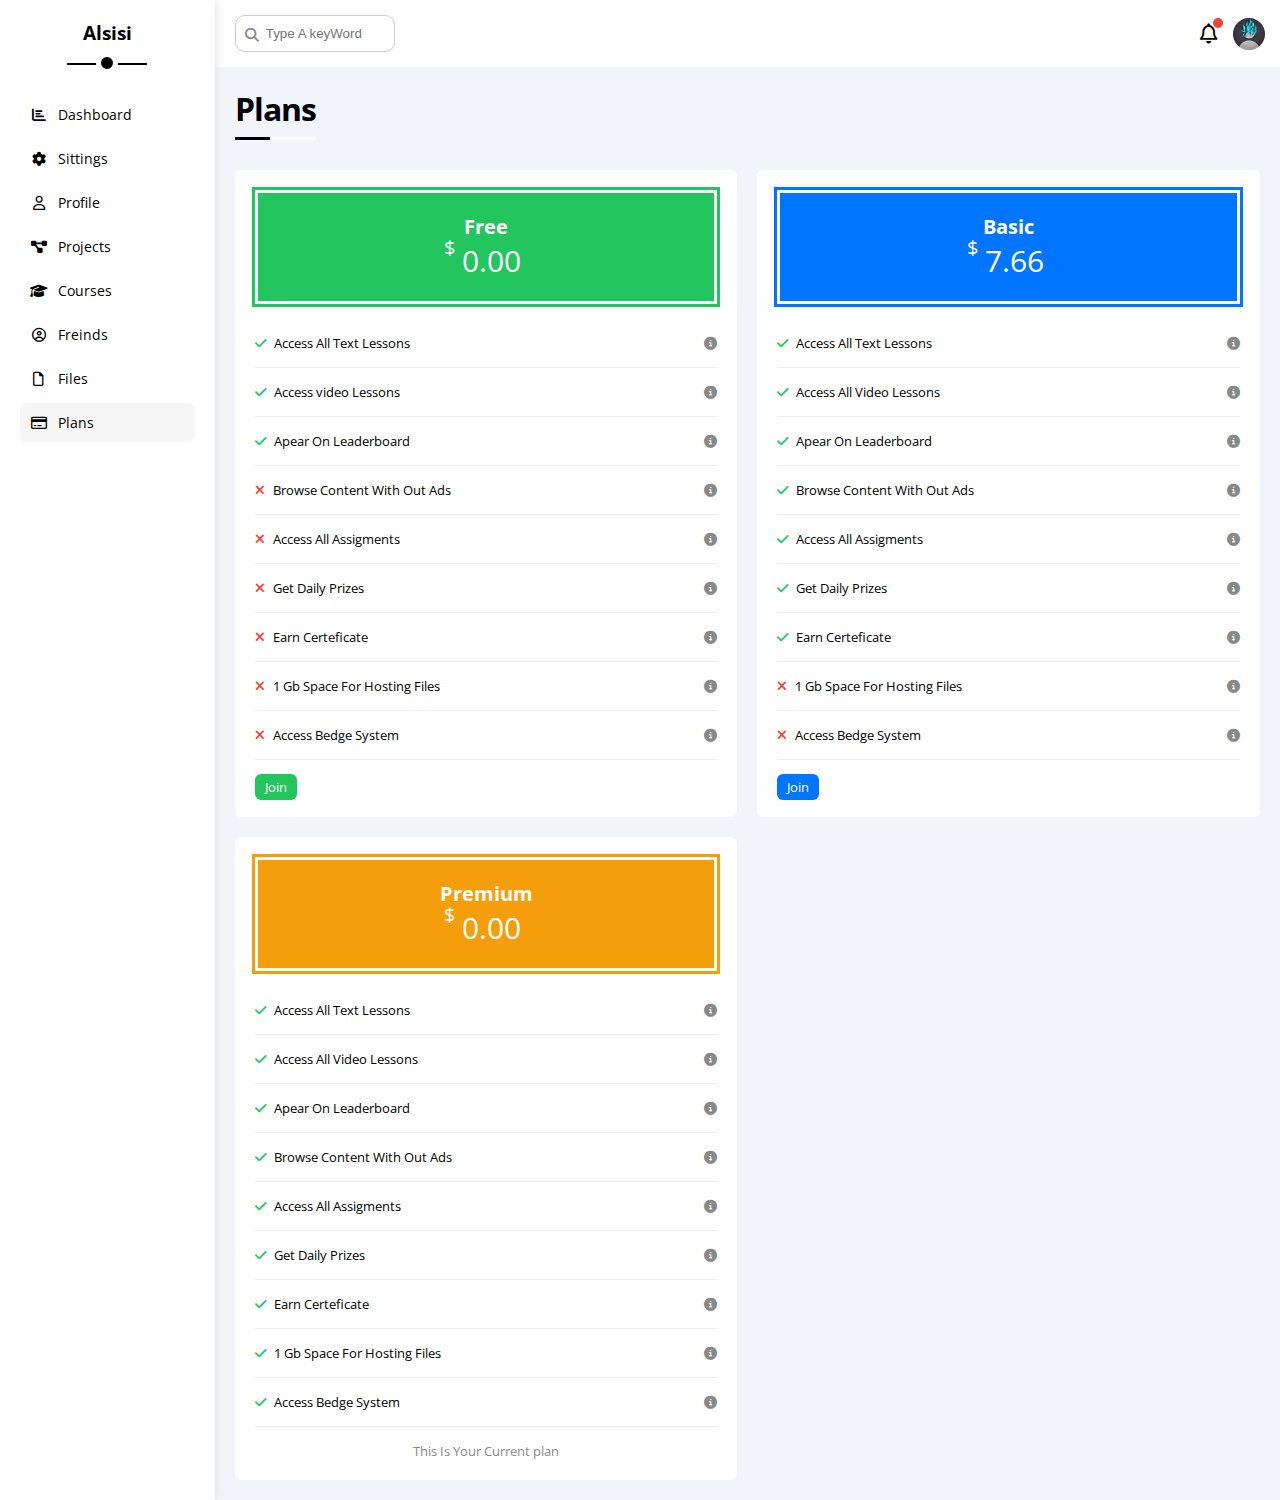
<file: plans.html>
<!DOCTYPE html>
<html lang="en">

<head>
    <meta charset="UTF-8">
    <meta name="viewport" content="width=device-width, initial-scale=1.0">
    <!-- frame work css file -->
    <link rel="stylesheet" href="Css/framework.css">
    <!-- main css -->
    <link rel="stylesheet" href="Css/main.css">
    <!-- awesome icons -->
    <link rel="stylesheet" href="Css/all.min.css">


    <!-- googlr fonts -->
    <link rel="preconnect" href="https://fonts.googleapis.com">
    <link rel="preconnect" href="https://fonts.gstatic.com" crossorigin>
    <link href="https://fonts.googleapis.com/css2?family=Open+Sans:ital,wght@0,300..800;1,300..800&display=swap"
        rel="stylesheet">
    <title>Plans</title>
</head>

<body>

    <div class="page d-flex">
        <div class="sidebar bg-white p-20 p-relative">
            <h3 class="p-relative txt-c mt-0">Alsisi</h3>
            <ul>
                <li>
                    <a class=" d-flex align-center fs-14 c-black rad-6 p-10" href="index.html">
                        <i class="fa-solid fa-chart-bar fa-fw"></i>
                        <span>Dashboard</span>
                    </a>
                </li>
                <li>

                    <a class=" d-flex align-center fs-14 c-black rad-6 p-10" href="Setting.html">
                        <i class="fa-solid fa-gear fa-fw"></i>
                        <span>Sittings</span>
                    </a>
                </li>
                <li>
                    <a class=" d-flex align-center fs-14 c-black rad-6 p-10" href="Profile.html">
                        <i class="fa-regular fa-user fa-fw"></i>
                        <span>Profile</span>
                    </a>
                </li>
                <li>
                    <a class=" d-flex align-center fs-14 c-black rad-6 p-10" href="project.html">
                        <i class="fa-solid fa-diagram-project fa-fw"></i>
                        <span>Projects</span>
                    </a>
                </li>
                <li>
                    <a class=" d-flex align-center fs-14 c-black rad-6 p-10" href="courses.html">
                        <i class="fa-solid fa-graduation-cap fa-fw"></i>
                        <span>Courses</span>
                    </a>
                </li>
                <li>
                    <a class=" d-flex align-center fs-14 c-black rad-6 p-10" href="friends.html">
                        <i class="fa-regular fa-circle-user fa-fw"></i>
                        <span>Freinds</span>
                    </a>
                </li>
                <li>
                    <a class=" d-flex align-center fs-14 c-black rad-6 p-10" href="Files.html">
                        <i class="fa-regular fa-file fa-fw"></i>
                        <span>Files</span>
                    </a>
                </li>
                <li>
                    <a class="active d-flex align-center fs-14 c-black rad-6 p-10" href="plans.html">
                        <i class="fa-regular fa-credit-card fa-fw"></i>
                        <span>Plans</span>
                    </a>
                </li>
            </ul>
        </div>

        <div class="content over-h w-full">
            <!-- start content head  -->
            <div class="head bg-white p-15 between-flex">
                <div class="search p-relative">
                    <input class="p-10" type="search" placeholder="Type A keyWord">
                </div>
                <div class="icons d-flex align-center ">
                    <span class="notification p-relative">
                        <i class="fa-regular fa-bell fa-lg"></i>
                    </span>
                    <img src="Image/Pfp (2).jpg" alt="picture">
                </div>
            </div>
            <!-- end content head  -->
            <h1 class="p-relative ">Plans</h1>
            <div class="plans-page m-20 d-grid gap-20">
                <div class="plans bg-white p-20 rad-6 ">
                    <div class="top w-full bg-green txt-c p-20 mb-30 ">
                        <span class=" c-white fs-20 fontw-b d-block ">Free</span>
                        <span class=" c-white fs-20  mt-15  ">0.00
                        </span>

                    </div>
                    <div class="info between-flex fs-13 pb-15 mb-15 ">
                        <div class=" "><i class="fa-solid fa-check c-green mr-5"></i>
                            Access All Text Lessons</div>
                        <i class="fa-solid fa-circle-info c-grey"></i>
                    </div>
                    <div class="info between-flex fs-13 pb-15 mb-15 ">
                        <div class=" "><i class="fa-solid fa-check c-green mr-5"></i>
                            Access video Lessons</div>
                        <i class="fa-solid fa-circle-info c-grey"></i>
                    </div>
                    <div class="info between-flex fs-13 pb-15 mb-15">
                        <div class=" "><i class="fa-solid fa-check c-green mr-5"></i>
                            Apear On Leaderboard </div>
                        <i class="fa-solid fa-circle-info c-grey"></i>
                    </div>
                    <div class="info between-flex fs-13 pb-15 mb-15">
                        <div class=" "><i class="fa-solid fa-xmark c-red mr-5"></i>
                            Browse Content With Out Ads </div>
                        <i class="fa-solid fa-circle-info c-grey"></i>
                    </div>
                    <div class="info between-flex fs-13 pb-15 mb-15">
                        <div class=" "><i class="fa-solid fa-xmark c-red mr-5"></i>
                            Access All Assigments </div>
                        <i class="fa-solid fa-circle-info c-grey"></i>
                    </div>
                    <div class="info between-flex fs-13 pb-15 mb-15">
                        <div class=" "><i class="fa-solid fa-xmark c-red mr-5"></i>
                            Get Daily Prizes </div>
                        <i class="fa-solid fa-circle-info c-grey"></i>
                    </div>
                    <div class="info between-flex fs-13 pb-15 mb-15">
                        <div class=" "><i class="fa-solid fa-xmark c-red mr-5"></i>
                            Earn Certeficate </div>
                        <i class="fa-solid fa-circle-info c-grey"></i>
                    </div>
                    <div class="info between-flex fs-13 pb-15 mb-15">
                        <div class=" "><i class="fa-solid fa-xmark c-red mr-5"></i>
                            1 Gb Space For Hosting Files </div>
                        <i class="fa-solid fa-circle-info c-grey"></i>
                    </div>
                    <div class="info between-flex fs-13 pb-15 mb-15">
                        <div class=" "> <i class="fa-solid fa-xmark c-red mr-5"></i>

                            Access Bedge System </div>
                        <i class="fa-solid fa-circle-info c-grey"></i>

                    </div>
                    <a href="#" class="join btn-shape bg-green c-white fs-13">Join</a>
                </div>
                <div class="plans bg-white p-20 rad-6 ">
                    <div class="top blue w-full bg-blue txt-c p-20 mb-30 ">
                        <span class=" c-white fs-20 fontw-b ">Basic</span>
                        <span class=" c-white fs-20 d-block mt-15">7.66</span>

                    </div>
                    <div class="info between-flex fs-13 pb-15 mb-15 ">
                        <div class=" "><i class="fa-solid fa-check c-green mr-5"></i>
                            Access All Text Lessons</div>
                        <i class="fa-solid fa-circle-info c-grey"></i>
                    </div>
                    <div class="info between-flex fs-13 pb-15 mb-15">
                        <div class=" "><i class="fa-solid fa-check c-green mr-5"></i>
                            Access All Video Lessons</div>
                        <i class="fa-solid fa-circle-info c-grey"></i>

                    </div>
                    <div class="info between-flex fs-13 pb-15 mb-15">
                        <div class=" "><i class="fa-solid fa-check c-green mr-5"></i>
                            Apear On Leaderboard </div>
                        <i class="fa-solid fa-circle-info c-grey"></i>
                    </div>
                    <div class="info between-flex fs-13 pb-15 mb-15">
                        <div class=" "><i class="fa-solid fa-check c-green mr-5"></i>
                            Browse Content With Out Ads </div>
                        <i class="fa-solid fa-circle-info c-grey"></i>
                    </div>
                    <div class="info between-flex fs-13 pb-15 mb-15">
                        <div class=" "><i class="fa-solid fa-check c-green mr-5"></i>
                            Access All Assigments </div>
                        <i class="fa-solid fa-circle-info c-grey"></i>
                    </div>
                    <div class="info between-flex fs-13 pb-15 mb-15">
                        <div class=" "><i class="fa-solid fa-check c-green mr-5"></i>
                            Get Daily Prizes </div>
                        <i class="fa-solid fa-circle-info c-grey"></i>
                    </div>
                    <div class="info between-flex fs-13 pb-15 mb-15">
                        <div class=" "><i class="fa-solid fa-check c-green mr-5"></i>
                            Earn Certeficate </div>
                        <i class="fa-solid fa-circle-info c-grey"></i>
                    </div>
                    <div class="info between-flex fs-13 pb-15 mb-15">
                        <div class=" "><i class="fa-solid fa-xmark c-red mr-5"></i>
                            1 Gb Space For Hosting Files </div>
                        <i class="fa-solid fa-circle-info c-grey"></i>
                    </div>
                    <div class="info between-flex fs-13 pb-15 mb-15">
                        <div class=" "> <i class="fa-solid fa-xmark c-red mr-5"></i>

                            Access Bedge System </div>
                        <i class="fa-solid fa-circle-info c-grey"></i>
                    </div>
                    <a href="#" class="join btn-shape bg-blue c-white fs-13">Join</a>

                </div>
                <div class="plans  bg-white p-20 rad-6 ">
                    <div class="top orange w-full bg-orange txt-c p-20 mb-30 ">
                        <span class=" c-white fs-20 fontw-b ">Premium</span>
                        <span class=" c-white fs-20 d-block mt-15">0.00</span>

                    </div>
                    <div class="info between-flex fs-13 pb-15 mb-15 ">
                        <div class=" "><i class="fa-solid fa-check c-green mr-5"></i>
                            Access All Text Lessons</div>
                        <i class="fa-solid fa-circle-info c-grey"></i>
                    </div>
                    <div class="info between-flex fs-13 pb-15 mb-15">
                        <div class=" "><i class="fa-solid fa-check c-green mr-5"></i>
                            Access All Video Lessons</div>
                        <i class="fa-solid fa-circle-info c-grey"></i>

                    </div>
                    <div class="info between-flex fs-13 pb-15 mb-15">
                        <div class=" "><i class="fa-solid fa-check c-green mr-5"></i>
                            Apear On Leaderboard </div>
                        <i class="fa-solid fa-circle-info c-grey"></i>
                    </div>
                    <div class="info between-flex fs-13 pb-15 mb-15">
                        <div class=" "><i class="fa-solid fa-check c-green mr-5"></i>
                            Browse Content With Out Ads </div>
                        <i class="fa-solid fa-circle-info c-grey"></i>
                    </div>
                    <div class="info between-flex fs-13 pb-15 mb-15">
                        <div class=" "><i class="fa-solid fa-check c-green mr-5"></i>
                            Access All Assigments </div>
                        <i class="fa-solid fa-circle-info c-grey"></i>
                    </div>
                    <div class="info between-flex fs-13 pb-15 mb-15">
                        <div class=" "><i class="fa-solid fa-check c-green mr-5"></i>
                            Get Daily Prizes </div>
                        <i class="fa-solid fa-circle-info c-grey"></i>
                    </div>
                    <div class="info between-flex fs-13 pb-15 mb-15">
                        <div class=" "><i class="fa-solid fa-check c-green mr-5"></i>
                            Earn Certeficate </div>
                        <i class="fa-solid fa-circle-info c-grey"></i>
                    </div>
                    <div class="info between-flex fs-13 pb-15 mb-15">
                        <div class=" "><i class="fa-solid fa-check c-green mr-5"></i>
                            1 Gb Space For Hosting Files </div>
                        <i class="fa-solid fa-circle-info c-grey"></i>
                    </div>
                    <div class="info between-flex fs-13 pb-15 mb-15">
                        <div class=" "> <i class="fa-solid fa-check c-green mr-5"></i>

                            Access Bedge System </div>
                        <i class="fa-solid fa-circle-info c-grey"></i>

                    </div>
                    <span class=" c-grey fs-13 w-fit d-block">This Is Your Current plan</span>
                </div>

            </div>
        </div>
    </div>

</body>
</file>
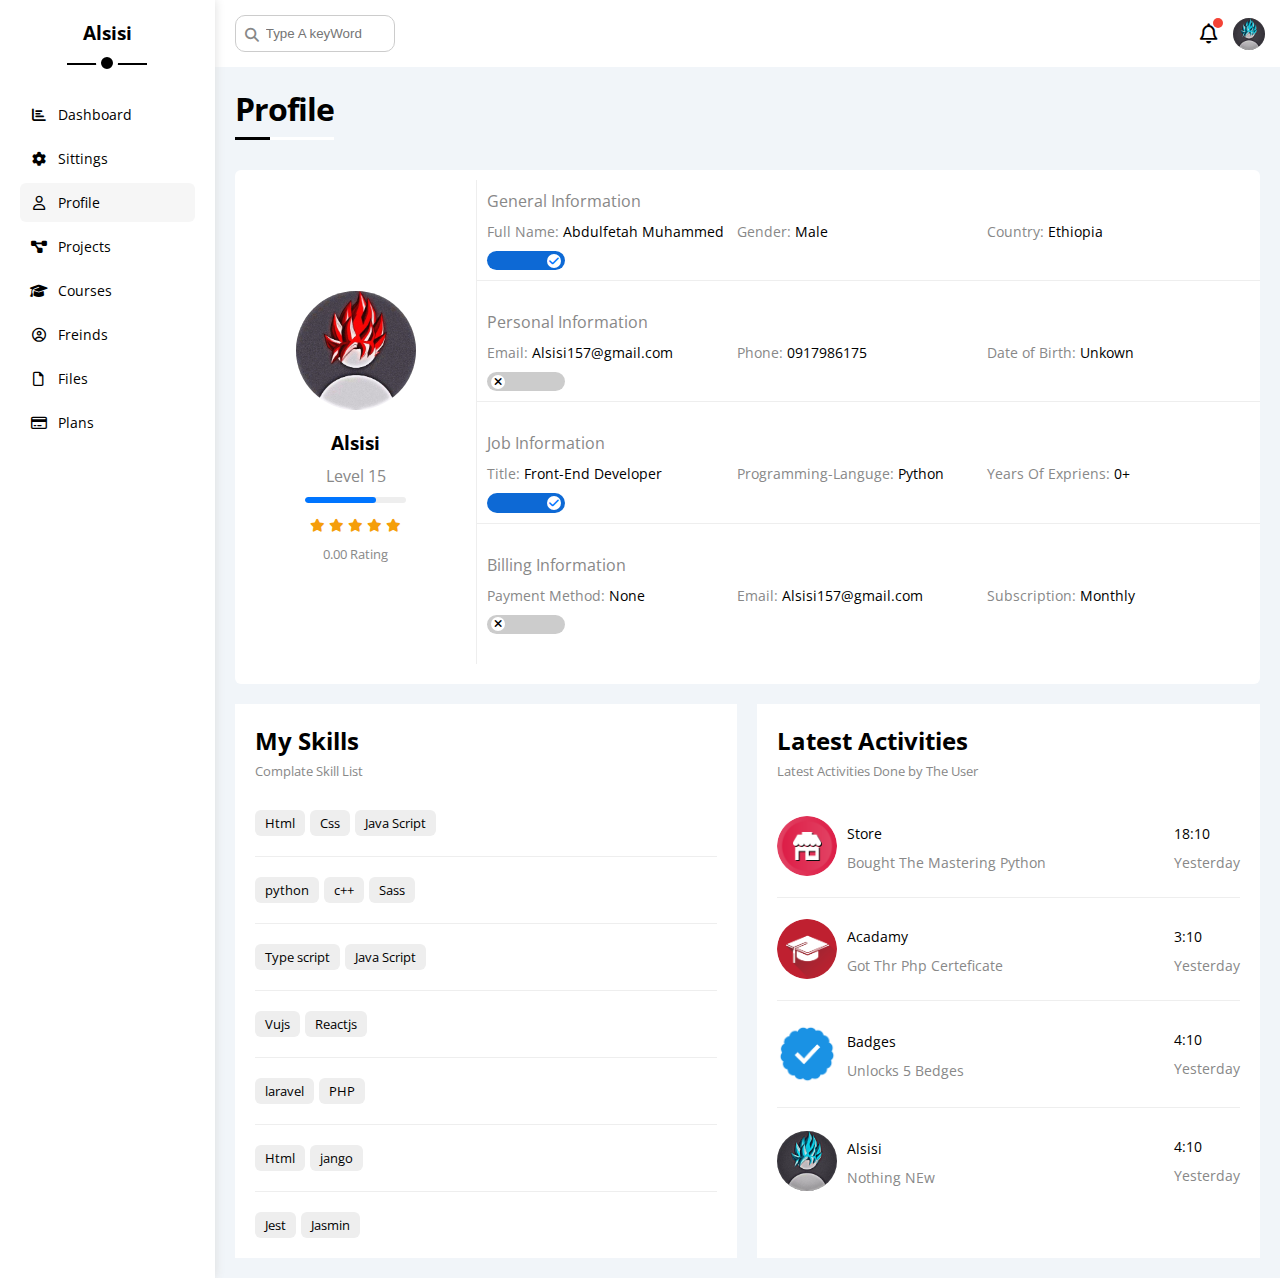
<file: Profile.html>
<!DOCTYPE html>
<html lang="en">

<head>
    <meta charset="UTF-8">
    <meta name="viewport" content="width=device-width, initial-scale=1.0">
    <!-- frame work css file -->
    <link rel="stylesheet" href="Css/framework.css">
    <!-- main css -->
    <link rel="stylesheet" href="Css/main.css">
    <!-- awesome icons -->
    <link rel="stylesheet" href="Css/all.min.css">


    <!-- googlr fonts -->
    <link rel="preconnect" href="https://fonts.googleapis.com">
    <link rel="preconnect" href="https://fonts.gstatic.com" crossorigin>
    <link href="https://fonts.googleapis.com/css2?family=Open+Sans:ital,wght@0,300..800;1,300..800&display=swap"
        rel="stylesheet">
    <title>Profile</title>
</head>

<body>

    <div class="page d-flex">
        <div class="sidebar bg-white p-20 p-relative">
            <h3 class="p-relative txt-c mt-0">Alsisi</h3>
            <ul>
                <li>
                    <a class=" d-flex align-center fs-14 c-black rad-6 p-10" href="index.html">
                        <i class="fa-solid fa-chart-bar fa-fw"></i>
                        <span>Dashboard</span>
                    </a>
                </li>
                <li>

                    <a class=" d-flex align-center fs-14 c-black rad-6 p-10" href="Setting.html">
                        <i class="fa-solid fa-gear fa-fw"></i>
                        <span>Sittings</span>
                    </a>
                </li>
                <li>
                    <a class="active d-flex align-center fs-14 c-black rad-6 p-10" href="Profile.html">
                        <i class="fa-regular fa-user fa-fw"></i>
                        <span>Profile</span>
                    </a>
                </li>
                <li>
                    <a class=" d-flex align-center fs-14 c-black rad-6 p-10" href="project.html">
                        <i class="fa-solid fa-diagram-project fa-fw"></i>
                        <span>Projects</span>
                    </a>
                </li>
                <li>
                    <a class=" d-flex align-center fs-14 c-black rad-6 p-10" href="courses.html">
                        <i class="fa-solid fa-graduation-cap fa-fw"></i>
                        <span>Courses</span>
                    </a>
                </li>
                <li>
                    <a class=" d-flex align-center fs-14 c-black rad-6 p-10" href="friends.html">
                        <i class="fa-regular fa-circle-user fa-fw"></i>
                        <span>Freinds</span>
                    </a>
                </li>
                <li>
                    <a class=" d-flex align-center fs-14 c-black rad-6 p-10" href="Files.html">
                        <i class="fa-regular fa-file fa-fw"></i>
                        <span>Files</span>
                    </a>
                </li>
                <li>
                    <a class=" d-flex align-center fs-14 c-black rad-6 p-10" href="plans.html">
                        <i class="fa-regular fa-credit-card fa-fw"></i>
                        <span>Plans</span>
                    </a>
                </li>
            </ul>
        </div>

        <div class="content over-h w-full">
            <!-- start content head  -->
            <div class="head bg-white p-15 between-flex">
                <div class="search p-relative">
                    <input class="p-10" type="search" placeholder="Type A keyWord">
                </div>
                <div class="icons d-flex align-center ">
                    <span class="notification p-relative">
                        <i class="fa-regular fa-bell fa-lg"></i>
                    </span>
                    <img src="Image/Pfp (2).jpg" alt="picture">
                </div>
            </div>
            <!-- end content head  -->
            <h1 class="p-relative ">Profile</h1>
            <div class="profile-page m-20">
                <div class="over-vew bg-white w-full mb-20 d-flex align-center rad-6 ">
                    <div class="avatar-box p-20 txt-c">
                        <img class="mb-15 rad-50" src="Image/Pfp.jpg" alt="Photo">
                        <h3 class="m-0 ">Alsisi</h3>
                        <p class="m-0  mt-10 mb-10 c-grey">Level 15</p>
                        <div class="level rad-6 bg-eee p-relative ">
                            <span class="d-block" style="width: 70%;"></span>
                        </div>
                        <div class="rating mt-10 mb-10 ">
                            <i class="fa-solid fa-star c-orange fs-13"></i>
                            <i class="fa-solid fa-star c-orange fs-13"></i>
                            <i class="fa-solid fa-star c-orange fs-13"></i>
                            <i class="fa-solid fa-star c-orange fs-13"></i>
                            <i class="fa-solid fa-star c-orange fs-13"></i>
                        </div>
                        <p class="m-0 fs-13 c-grey">0.00 Rating</p>
                    </div>

                    <div class="info-box mt-10 mb-20  ">
                        <div class="box d-flex align-center">
                            <h4 class="m-0 w-full c-grey">General Information</h4>
                            <div class="fs-14">
                                <span class="c-grey">Full Name:</span>
                                <span>Abdulfetah Muhammed</span>
                            </div>
                            <div class="fs-14">
                                <span class="c-grey">Gender:</span>
                                <span>Male</span>
                            </div>
                            <div class="fs-14">
                                <span class="c-grey">Country:</span>
                                <span>Ethiopia</span>
                            </div>
                            <label>
                                <input class="togle-checkbox" type="checkbox" checked>
                                <div class="togle-swich mt-10"></div>
                            </label>
                        </div>
                        <div class="box d-flex align-center">
                            <h4 class="m-0 w-full c-grey">Personal Information</h4>
                            <div class="fs-14">
                                <span class="c-grey">Email:</span>
                                <span>Alsisi157@gmail.com</span>
                            </div>
                            <div class="fs-14">
                                <span class="c-grey">Phone:</span>
                                <span>0917986175</span>
                            </div>
                            <div class="fs-14">
                                <span class="c-grey">Date of Birth:</span>
                                <span>Unkown</span>
                            </div>
                            <label>
                                <input class="togle-checkbox" type="checkbox">
                                <div class="togle-swich mt-10"></div>
                            </label>
                        </div>
                        <div class="box d-flex align-center">
                            <h4 class="m-0 w-full c-grey">Job Information</h4>
                            <div class="fs-14">
                                <span class="c-grey">Title:</span>
                                <span>Front-End Developer</span>
                            </div>
                            <div class="fs-14">
                                <span class="c-grey">Programming-Languge:</span>
                                <span>Python</span>
                            </div>
                            <div class="fs-14">
                                <span class="c-grey">Years Of Expriens:</span>
                                <span>0+</span>
                            </div>
                            <label>
                                <input class="togle-checkbox" type="checkbox" checked>
                                <div class="togle-swich mt-10"></div>
                            </label>
                        </div>
                        <div class="box d-flex align-center">
                            <h4 class="m-0 w-full c-grey">Billing Information</h4>
                            <div class="fs-14 ">
                                <span class="c-grey">Payment Method:</span>
                                <span>None</span>
                            </div>
                            <div class="fs-14">
                                <span class="c-grey">Email:</span>
                                <span>Alsisi157@gmail.com</span>
                            </div>
                            <div class="fs-14">
                                <span class="c-grey">Subscription:</span>
                                <span>Monthly</span>
                            </div>
                            <label>
                                <input class="togle-checkbox" type="checkbox">
                                <div class="togle-swich mt-10"></div>
                            </label>
                        </div>
                    </div>
                </div>
                <div class="buttom d-grid  gap-20">

                    <div class="Myskill bg-white p-20 ">
                        <h2 class="m-0 mb-5">My Skills</h2>
                        <p class="c-grey m-0 fs-13 mb-30">Complate Skill List</p>
                        <div class="box pb-20 d-flex align-center mb-20">
                            <span class=" fs-13  btn-shape mr-5 bg-eee ">Html</span>
                            <span class=" fs-13  btn-shape mr-5 bg-eee">Css</span>
                            <span class=" fs-13  btn-shape mr-5 bg-eee ">Java Script</span>
                        </div>
                        <div class="box pb-20 d-flex align-center mb-20">
                            <span class=" fs-13  btn-shape mr-5 bg-eee ">python</span>
                            <span class=" fs-13  btn-shape mr-5 bg-eee">c++</span>
                            <span class=" fs-13  btn-shape mr-5 bg-eee ">Sass</span>
                        </div>
                        <div class="box pb-20 d-flex align-center mb-20">
                            <span class=" fs-13  btn-shape mr-5 bg-eee ">Type script</span>
                            <span class=" fs-13  btn-shape mr-5 bg-eee ">Java Script</span>
                        </div>
                        <div class="box pb-20 d-flex align-center mb-20">
                            <span class=" fs-13  btn-shape mr-5 bg-eee ">Vujs</span>
                            <span class=" fs-13  btn-shape mr-5 bg-eee">Reactjs</span>

                        </div>
                        <div class="box pb-20 d-flex align-center mb-20">
                            <span class=" fs-13  btn-shape mr-5 bg-eee ">laravel</span>
                            <span class=" fs-13  btn-shape mr-5 bg-eee">PHP</span>

                        </div>
                        <div class="box pb-20 d-flex align-center mb-20">
                            <span class=" fs-13  btn-shape mr-5 bg-eee ">Html</span>
                            <span class=" fs-13  btn-shape mr-5 bg-eee">jango</span>

                        </div>
                        <div class="box pb-20 d-flex align-center mb-20">
                            <span class=" fs-13  btn-shape mr-5 bg-eee ">Jest</span>
                            <span class=" fs-13  btn-shape mr-5 bg-eee">Jasmin</span>

                        </div>
                    </div>
                    <div class="activity bg-white p-20 ">
                        <h2 class="m-0 mb-5">Latest Activities</h2>
                        <p class="c-grey m-0 fs-13 mb-30">Latest Activities Done by The User</p>
                        <div class="box between-flex pb-15 mb-15">
                            <div class="image d-flex align-center ">
                                <img class=" rad-50" src="Image/activity-01.png" alt="photo">
                                <p class=" ml-10 fs-14 d-block mb-10 ">Store<span
                                        class="d-block mt-10 c-grey fs-14 ">Bought
                                        The
                                        Mastering
                                        Python</span></p>

                            </div>
                            <p class=" ml-10 fs-14 d-block mb-10 ">18:10<span
                                    class="d-block mt-10 c-grey fs-14 ">Yesterday</span></p>
                        </div>
                        <div class="box between-flex pb-15 mb-15">
                            <div class="image d-flex align-center ">
                                <img class=" rad-50" src="Image/activity-02.png" alt="photo">
                                <p class=" ml-10 fs-14 d-block mb-10  ">Acadamy<span
                                        class="d-block mt-10 c-grey fs-14 ">Got Thr Php Certeficate</span></p>

                            </div>
                            <p class=" ml-10 fs-14 d-block mb-10">3:10<span
                                    class="d-block mt-10 c-grey fs-14 ">Yesterday</span></p>
                        </div>
                        <div class="box between-flex pb-15 mb-15">
                            <div class="image d-flex align-center ">
                                <img class=" rad-50" src="Image/activity-03.png" alt="photo">
                                <p class=" ml-10 fs-14 d-block mb-10 ">Badges<span
                                        class="d-block mt-10 c-grey fs-14 ">Unlocks 5 Bedges</span></p>

                            </div>
                            <p class=" ml-10 fs-14 d-block ">4:10<span
                                    class="d-block mt-10 c-grey fs-14 ">Yesterday</span></p>
                        </div>
                        <div class="box between-flex ">
                            <div class="image d-flex align-center ">
                                <img class=" rad-50" src="Image/Pfp (2).jpg" alt="photo">
                                <p class=" ml-10 fs-14 d-block mb-10 ">Alsisi<span
                                        class="d-block mt-10 c-grey fs-14 ">Nothing NEw</span></p>

                            </div>
                            <p class=" ml-10 fs-14 d-block ">4:10<span
                                    class="d-block mt-10 c-grey fs-14 ">Yesterday</span></p>
                        </div>
                    </div>
                </div>
            </div>

</body>
</file>
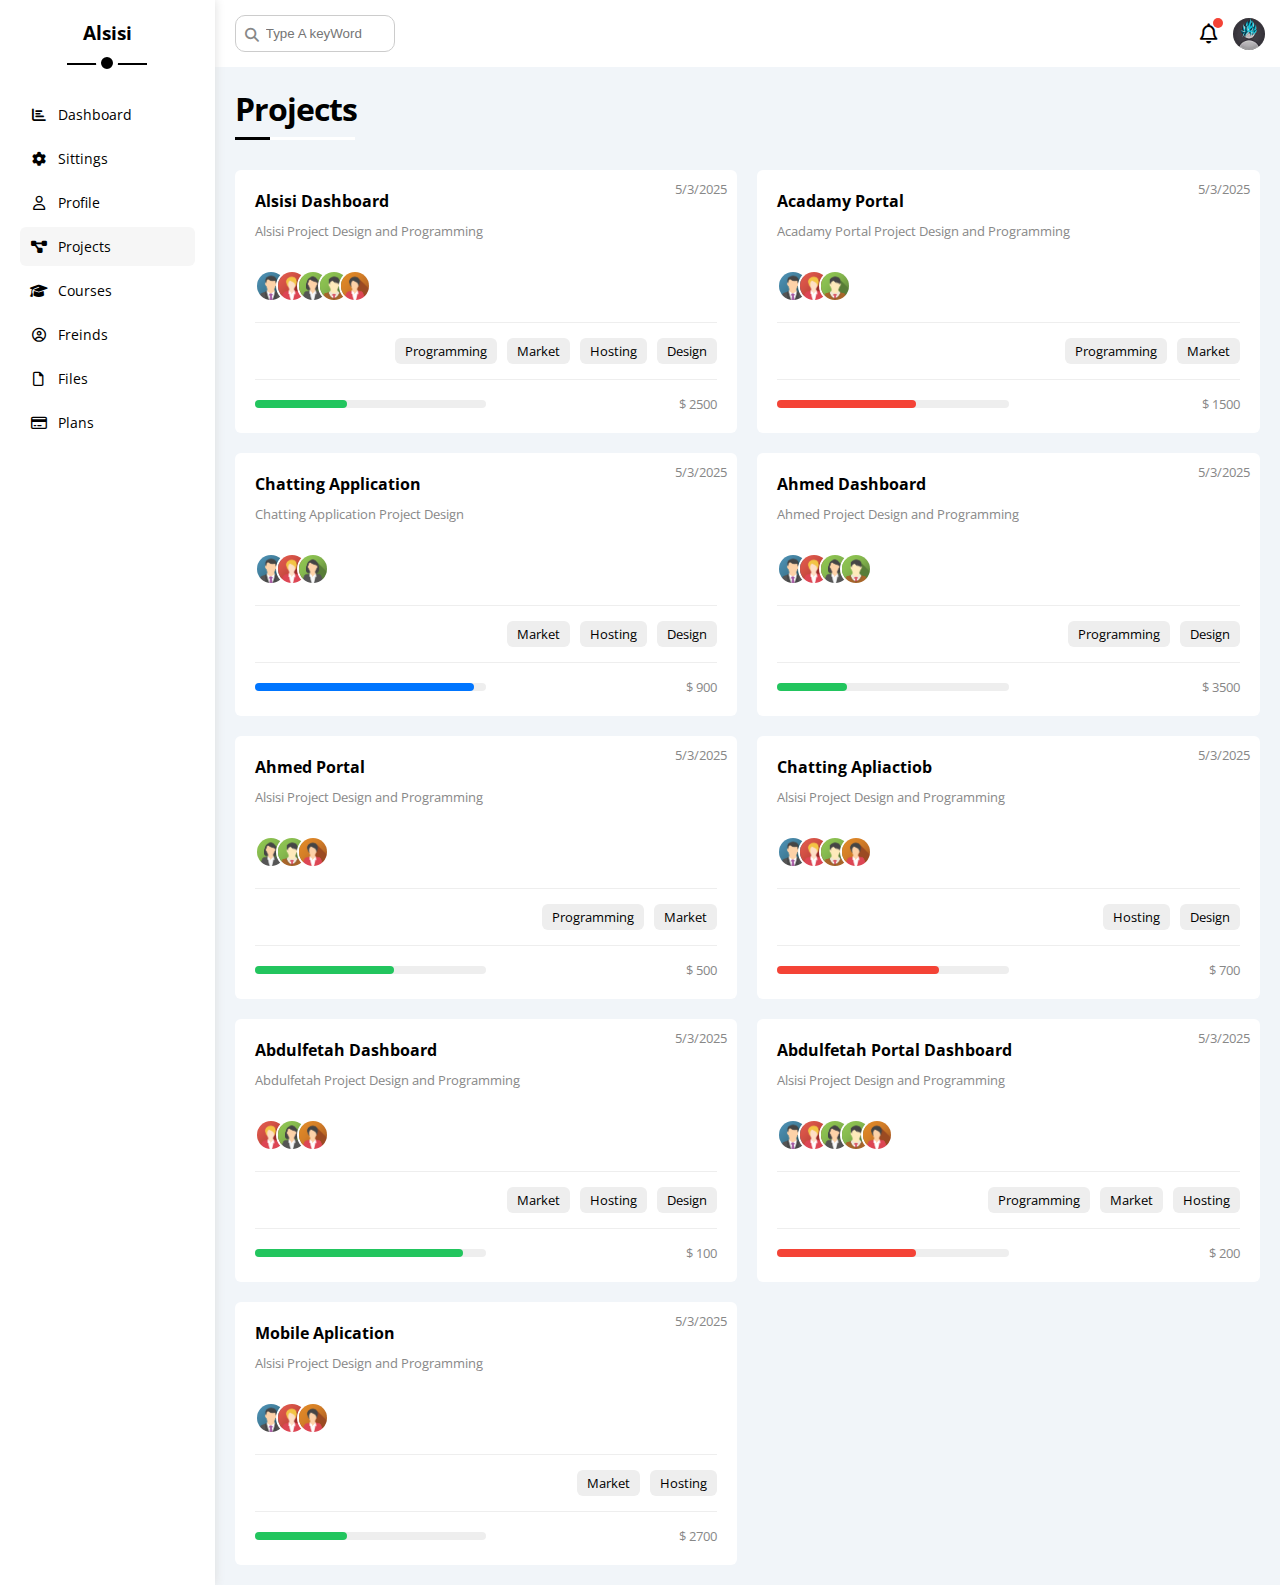
<file: project.html>
<!DOCTYPE html>
<html lang="en">

<head>
    <meta charset="UTF-8">
    <meta name="viewport" content="width=device-width, initial-scale=1.0">
    <!-- frame work css file -->
    <link rel="stylesheet" href="Css/framework.css">
    <!-- main css -->
    <link rel="stylesheet" href="Css/main.css">
    <!-- awesome icons -->
    <link rel="stylesheet" href="Css/all.min.css">


    <!-- googlr fonts -->
    <link rel="preconnect" href="https://fonts.googleapis.com">
    <link rel="preconnect" href="https://fonts.gstatic.com" crossorigin>
    <link href="https://fonts.googleapis.com/css2?family=Open+Sans:ital,wght@0,300..800;1,300..800&display=swap"
        rel="stylesheet">
    <title>Projects</title>
</head>

<body>

    <div class="page d-flex">
        <div class="sidebar bg-white p-20 p-relative">
            <h3 class="p-relative txt-c mt-0">Alsisi</h3>
            <ul>
                <li>
                    <a class=" d-flex align-center fs-14 c-black rad-6 p-10" href="index.html">
                        <i class="fa-solid fa-chart-bar fa-fw"></i>
                        <span>Dashboard</span>
                    </a>
                </li>
                <li>

                    <a class=" d-flex align-center fs-14 c-black rad-6 p-10" href="Setting.html">
                        <i class="fa-solid fa-gear fa-fw"></i>
                        <span>Sittings</span>
                    </a>
                </li>
                <li>
                    <a class=" d-flex align-center fs-14 c-black rad-6 p-10" href="Profile.html">
                        <i class="fa-regular fa-user fa-fw"></i>
                        <span>Profile</span>
                    </a>
                </li>
                <li>
                    <a class="active d-flex align-center fs-14 c-black rad-6 p-10" href="project.html">
                        <i class="fa-solid fa-diagram-project fa-fw"></i>
                        <span>Projects</span>
                    </a>
                </li>
                <li>
                    <a class=" d-flex align-center fs-14 c-black rad-6 p-10" href="courses.html">
                        <i class="fa-solid fa-graduation-cap fa-fw"></i>
                        <span>Courses</span>
                    </a>
                </li>
                <li>
                    <a class=" d-flex align-center fs-14 c-black rad-6 p-10" href="friends.htmls">
                        <i class="fa-regular fa-circle-user fa-fw"></i>
                        <span>Freinds</span>
                    </a>
                </li>
                <li>
                    <a class=" d-flex align-center fs-14 c-black rad-6 p-10" href="Files.html">
                        <i class="fa-regular fa-file fa-fw"></i>
                        <span>Files</span>
                    </a>
                </li>
                <li>
                    <a class=" d-flex align-center fs-14 c-black rad-6 p-10" href="plans.html">
                        <i class="fa-regular fa-credit-card fa-fw"></i>
                        <span>Plans</span>
                    </a>
                </li>
            </ul>
        </div>

        <div class="content over-h w-full">
            <!-- start content head  -->
            <div class="head bg-white p-15 between-flex">
                <div class="search p-relative">
                    <input class="p-10" type="search" placeholder="Type A keyWord">
                </div>
                <div class="icons d-flex align-center ">
                    <span class="notification p-relative">
                        <i class="fa-regular fa-bell fa-lg"></i>
                    </span>
                    <img src="Image/Pfp (2).jpg" alt="picture">
                </div>
            </div>
            <!-- end content head  -->
            <h1 class="p-relative ">Projects</h1>
            <div class="project-page d-grid m-20 gap-20">
                <div class="project bg-white p-20 rad-6 p-relative">
                    <span class="date fs-13 c-grey">5/3/2025</span>
                    <h4 class="m-0 mb-10">Alsisi Dashboard</h4>
                    <p class=" m-0 mb-30 fs-13 c-grey">Alsisi Project Design and Programming</p>
                    <div class="image df pb-15">
                        <img class="rad-50 w-32" src="Image/team-01.png" alt="Photo">
                        <img class="rad-50 w-32" src="Image/team-05.png" alt="Photo">
                        <img class="rad-50 w-32" src="Image/team-02.png" alt="Photo">
                        <img class="rad-50 w-32" src="Image/team-03.png" alt="Photo">
                        <img class="rad-50 w-32" src="Image/team-04.png" alt="Photo">
                    </div>
                    <div class="lists d-flex align-center jus-end gap-10 mt-15 pb-15 mb-15">
                        <span class=" bg-eee btn-shape fs-13">Programming</span>
                        <span class=" bg-eee btn-shape fs-13">Market</span>
                        <span class=" bg-eee btn-shape fs-13">Hosting</span>
                        <span class=" bg-eee btn-shape fs-13">Design</span>
                    </div>
                    <div class="price between-flex">
                        <div class="progress bg-eee rad-6  ">
                            <span class="bg-green d-block rad-6 " style="width: 40%;"></span>
                        </div>
                        <span class=" c-grey fs-13">$ 2500 </span>
                    </div>
                </div>
                <div class="project bg-white p-20 rad-6 p-relative">
                    <span class="date fs-13 c-grey">5/3/2025</span>
                    <h4 class="m-0 mb-10">Acadamy Portal</h4>
                    <p class=" m-0 mb-30 fs-13 c-grey">Acadamy Portal Project Design and Programming</p>
                    <div class="image df pb-15">
                        <img class="rad-50 w-32" src="Image/team-01.png" alt="Photo">
                        <img class="rad-50 w-32" src="Image/team-05.png" alt="Photo">
                        <img class="rad-50 w-32" src="Image/team-03.png" alt="Photo">

                    </div>
                    <div class="lists d-flex align-center jus-end gap-10 mt-15 pb-15 mb-15">
                        <span class=" bg-eee btn-shape fs-13">Programming</span>
                        <span class=" bg-eee btn-shape fs-13">Market</span>

                    </div>
                    <div class="price between-flex">
                        <div class="progress bg-eee rad-6  ">
                            <span class="bg-red d-block rad-6 " style="width: 60%;"></span>
                        </div>
                        <span class=" c-grey fs-13">$ 1500 </span>
                    </div>
                </div>
                <div class="project bg-white p-20 rad-6 p-relative">
                    <span class="date fs-13 c-grey">5/3/2025</span>
                    <h4 class="m-0 mb-10">Chatting Application</h4>
                    <p class=" m-0 mb-30 fs-13 c-grey">Chatting Application Project Design</p>
                    <div class="image df pb-15">
                        <img class="rad-50 w-32" src="Image/team-01.png" alt="Photo">
                        <img class="rad-50 w-32" src="Image/team-05.png" alt="Photo">
                        <img class="rad-50 w-32" src="Image/team-02.png" alt="Photo">

                    </div>
                    <div class="lists d-flex align-center jus-end gap-10 mt-15 pb-15 mb-15">

                        <span class=" bg-eee btn-shape fs-13">Market</span>
                        <span class=" bg-eee btn-shape fs-13">Hosting</span>
                        <span class=" bg-eee btn-shape fs-13">Design</span>
                    </div>
                    <div class="price between-flex">
                        <div class="progress bg-eee rad-6  ">
                            <span class="bg-blue d-block rad-6 " style="width: 95%;"></span>
                        </div>
                        <span class=" c-grey fs-13">$ 900 </span>
                    </div>
                </div>
                <div class="project bg-white p-20 rad-6 p-relative">
                    <span class="date fs-13 c-grey">5/3/2025</span>
                    <h4 class="m-0 mb-10">Ahmed Dashboard</h4>
                    <p class=" m-0 mb-30 fs-13 c-grey">Ahmed Project Design and Programming</p>
                    <div class="image df pb-15">
                        <img class="rad-50 w-32" src="Image/team-01.png" alt="Photo">
                        <img class="rad-50 w-32" src="Image/team-05.png" alt="Photo">
                        <img class="rad-50 w-32" src="Image/team-02.png" alt="Photo">
                        <img class="rad-50 w-32" src="Image/team-03.png" alt="Photo">

                    </div>
                    <div class="lists d-flex align-center jus-end gap-10 mt-15 pb-15 mb-15">
                        <span class=" bg-eee btn-shape fs-13">Programming</span>
                        <span class=" bg-eee btn-shape fs-13">Design</span>
                    </div>
                    <div class="price between-flex">
                        <div class="progress bg-eee rad-6  ">
                            <span class="bg-green d-block rad-6 " style="width: 30%;"></span>
                        </div>
                        <span class=" c-grey fs-13">$ 3500 </span>
                    </div>
                </div>
                <div class="project bg-white p-20 rad-6 p-relative">
                    <span class="date fs-13 c-grey">5/3/2025</span>
                    <h4 class="m-0 mb-10">Ahmed Portal</h4>
                    <p class=" m-0 mb-30 fs-13 c-grey">Alsisi Project Design and Programming</p>
                    <div class="image df pb-15">
                        <img class="rad-50 w-32" src="Image/team-02.png" alt="Photo">
                        <img class="rad-50 w-32" src="Image/team-03.png" alt="Photo">
                        <img class="rad-50 w-32" src="Image/team-04.png" alt="Photo">
                    </div>
                    <div class="lists d-flex align-center jus-end gap-10 mt-15 pb-15 mb-15">
                        <span class=" bg-eee btn-shape fs-13">Programming</span>
                        <span class=" bg-eee btn-shape fs-13">Market</span>

                    </div>
                    <div class="price between-flex">
                        <div class="progress bg-eee rad-6  ">
                            <span class="bg-green d-block rad-6 " style="width: 60%;"></span>
                        </div>
                        <span class=" c-grey fs-13">$ 500 </span>
                    </div>
                </div>
                <div class="project bg-white p-20 rad-6 p-relative">
                    <span class="date fs-13 c-grey">5/3/2025</span>
                    <h4 class="m-0 mb-10">Chatting Apliactiob</h4>
                    <p class=" m-0 mb-30 fs-13 c-grey">Alsisi Project Design and Programming</p>
                    <div class="image df pb-15">
                        <img class="rad-50 w-32" src="Image/team-01.png" alt="Photo">
                        <img class="rad-50 w-32" src="Image/team-05.png" alt="Photo">
                        <img class="rad-50 w-32" src="Image/team-03.png" alt="Photo">
                        <img class="rad-50 w-32" src="Image/team-04.png" alt="Photo">
                    </div>
                    <div class="lists d-flex align-center jus-end gap-10 mt-15 pb-15 mb-15">
                        <span class=" bg-eee btn-shape fs-13">Hosting</span>
                        <span class=" bg-eee btn-shape fs-13">Design</span>
                    </div>
                    <div class="price between-flex">
                        <div class="progress bg-eee rad-6  ">
                            <span class="bg-red d-block rad-6 " style="width: 70%;"></span>

                        </div>
                        <span class=" c-grey fs-13">$ 700 </span>
                    </div>
                </div>
                <div class="project bg-white p-20 rad-6 p-relative">
                    <span class="date fs-13 c-grey">5/3/2025</span>
                    <h4 class="m-0 mb-10">Abdulfetah Dashboard</h4>
                    <p class=" m-0 mb-30 fs-13 c-grey">Abdulfetah Project Design and Programming</p>
                    <div class="image df pb-15">

                        <img class="rad-50 w-32" src="Image/team-05.png" alt="Photo">
                        <img class="rad-50 w-32" src="Image/team-02.png" alt="Photo">

                        <img class="rad-50 w-32" src="Image/team-04.png" alt="Photo">
                    </div>
                    <div class="lists d-flex align-center jus-end gap-10 mt-15 pb-15 mb-15">

                        <span class=" bg-eee btn-shape fs-13">Market</span>
                        <span class=" bg-eee btn-shape fs-13">Hosting</span>
                        <span class=" bg-eee btn-shape fs-13">Design</span>
                    </div>
                    <div class="price between-flex">
                        <div class="progress bg-eee rad-6  ">
                            <span class="bg-green d-block rad-6 " style="width: 90%;"></span>
                        </div>
                        <span class=" c-grey fs-13">$ 100 </span>
                    </div>
                </div>
                <div class="project bg-white p-20 rad-6 p-relative">
                    <span class="date fs-13 c-grey">5/3/2025</span>
                    <h4 class="m-0 mb-10">Abdulfetah Portal Dashboard</h4>
                    <p class=" m-0 mb-30 fs-13 c-grey">Alsisi Project Design and Programming</p>
                    <div class="image df pb-15">
                        <img class="rad-50 w-32" src="Image/team-01.png" alt="Photo">
                        <img class="rad-50 w-32" src="Image/team-05.png" alt="Photo">
                        <img class="rad-50 w-32" src="Image/team-02.png" alt="Photo">
                        <img class="rad-50 w-32" src="Image/team-03.png" alt="Photo">
                        <img class="rad-50 w-32" src="Image/team-04.png" alt="Photo">
                    </div>
                    <div class="lists d-flex align-center jus-end gap-10 mt-15 pb-15 mb-15">
                        <span class=" bg-eee btn-shape fs-13">Programming</span>
                        <span class=" bg-eee btn-shape fs-13">Market</span>
                        <span class=" bg-eee btn-shape fs-13">Hosting</span>

                    </div>
                    <div class="price between-flex">
                        <div class="progress bg-eee rad-6  ">
                            <span class="bg-red d-block rad-6 " style="width: 60%;"></span>
                        </div>
                        <span class=" c-grey fs-13">$ 200 </span>
                    </div>
                </div>
                <div class="project bg-white p-20 rad-6 p-relative">
                    <span class="date fs-13 c-grey">5/3/2025</span>
                    <h4 class="m-0 mb-10">Mobile Aplication</h4>
                    <p class=" m-0 mb-30 fs-13 c-grey">Alsisi Project Design and Programming</p>
                    <div class="image df pb-15">
                        <img class="rad-50 w-32" src="Image/team-01.png" alt="Photo">
                        <img class="rad-50 w-32" src="Image/team-05.png" alt="Photo">

                        <img class="rad-50 w-32" src="Image/team-04.png" alt="Photo">
                    </div>
                    <div class="lists d-flex align-center jus-end gap-10 mt-15 pb-15 mb-15">

                        <span class=" bg-eee btn-shape fs-13">Market</span>
                        <span class=" bg-eee btn-shape fs-13">Hosting</span>

                    </div>
                    <div class="price between-flex">
                        <div class="progress bg-eee rad-6  ">
                            <span class="bg-green d-block rad-6 " style="width: 40%;"></span>
                        </div>
                        <span class=" c-grey fs-13">$ 2700 </span>
                    </div>
                </div>
            </div>
        </div>
    </div>

</body>
</file>
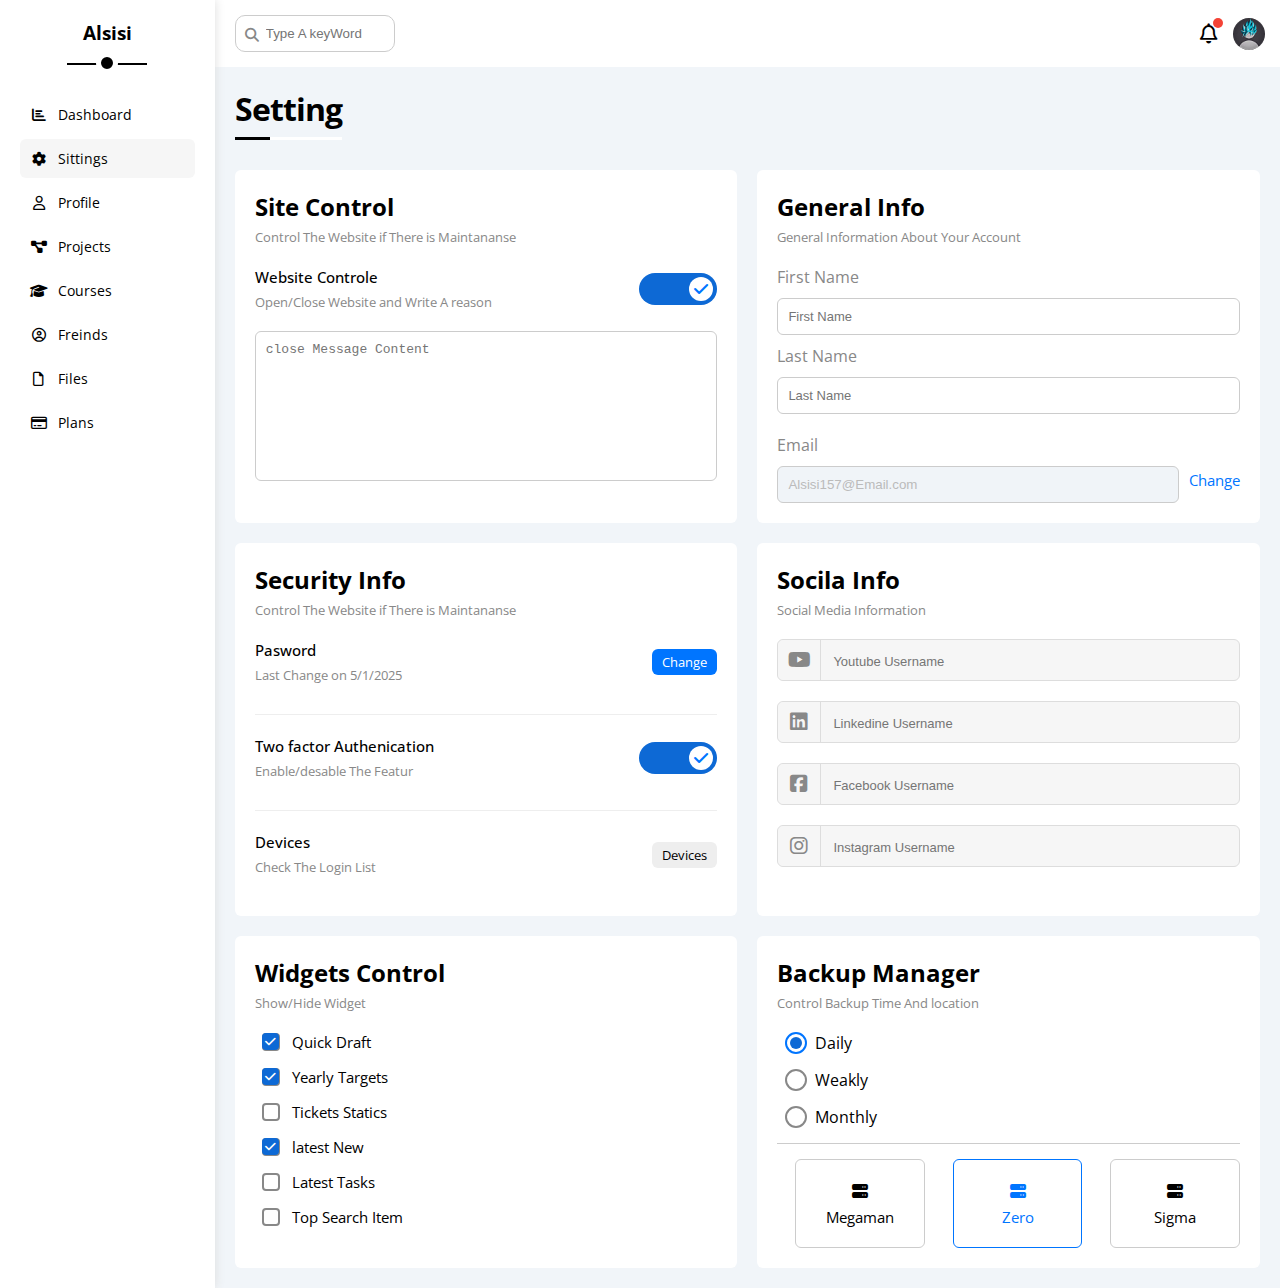
<file: Setting.html>
<!DOCTYPE html>
<html lang="en">

<head>
    <meta charset="UTF-8">
    <meta name="viewport" content="width=device-width, initial-scale=1.0">
    <!-- frame work css file -->
    <link rel="stylesheet" href="Css/framework.css">
    <!-- main css -->
    <link rel="stylesheet" href="Css/main.css">
    <!-- awesome icons -->
    <link rel="stylesheet" href="Css/all.min.css">


    <!-- googlr fonts -->
    <link rel="preconnect" href="https://fonts.googleapis.com">
    <link rel="preconnect" href="https://fonts.gstatic.com" crossorigin>
    <link href="https://fonts.googleapis.com/css2?family=Open+Sans:ital,wght@0,300..800;1,300..800&display=swap"
        rel="stylesheet">
    <title>Sitting</title>
</head>

<body>

    <div class="page d-flex">
        <div class="sidebar bg-white p-20 p-relative">
            <h3 class="p-relative txt-c mt-0">Alsisi</h3>
            <ul>
                <li>
                    <a class=" d-flex align-center fs-14 c-black rad-6 p-10" href="index.html">
                        <i class="fa-solid fa-chart-bar fa-fw"></i>
                        <span>Dashboard</span>
                    </a>
                </li>
                <li>

                    <a class="active d-flex align-center fs-14 c-black rad-6 p-10" href="Setting.html">
                        <i class="fa-solid fa-gear fa-fw"></i>
                        <span>Sittings</span>
                    </a>
                </li>
                <li>
                    <a class=" d-flex align-center fs-14 c-black rad-6 p-10" href="profile.html">
                        <i class="fa-regular fa-user fa-fw"></i>
                        <span>Profile</span>
                    </a>
                </li>
                <li>
                    <a class=" d-flex align-center fs-14 c-black rad-6 p-10" href="project.html">
                        <i class="fa-solid fa-diagram-project fa-fw"></i>
                        <span>Projects</span>
                    </a>
                </li>
                <li>
                    <a class=" d-flex align-center fs-14 c-black rad-6 p-10" href="courses.html">
                        <i class="fa-solid fa-graduation-cap fa-fw"></i>
                        <span>Courses</span>
                    </a>
                </li>
                <li>
                    <a class=" d-flex align-center fs-14 c-black rad-6 p-10" href="friends.html">
                        <i class="fa-regular fa-circle-user fa-fw"></i>
                        <span>Freinds</span>
                    </a>
                </li>
                <li>
                    <a class=" d-flex align-center fs-14 c-black rad-6 p-10" href="Files.html">
                        <i class="fa-regular fa-file fa-fw"></i>
                        <span>Files</span>
                    </a>
                </li>
                <li>
                    <a class=" d-flex align-center fs-14 c-black rad-6 p-10" href="plans.html">
                        <i class="fa-regular fa-credit-card fa-fw"></i>
                        <span>Plans</span>
                    </a>
                </li>
            </ul>
        </div>

        <div class="content over-h w-full">
            <!-- start content head  -->
            <div class="head bg-white p-15 between-flex">
                <div class="search p-relative">
                    <input class="p-10" type="search" placeholder="Type A keyWord">
                </div>
                <div class="icons d-flex align-center ">
                    <span class="notification p-relative">
                        <i class="fa-regular fa-bell fa-lg"></i>
                    </span>
                    <img src="Image/Pfp (2).jpg" alt="picture">
                </div>
            </div>
            <!-- end content head  -->
            <h1 class="p-relative ">Setting</h1>
            <!-- <label>
                    <input class="togle-checkbox" type="checkbox" checked>
                    <div class="togle-swich"></div>
                </label> -->

            <!-- start setting box -->
            <div class="settings-page m-20 d-grid gap-20">
                <!-- start site -->
                <div class="site bg-white p-20 rad-6">
                    <h2 class="m-0 mb-5">Site Control</h2>
                    <p class="c-grey m-0 fs-13 mb-20">Control The Website if There is Maintananse</p>
                    <div class="content between-flex mb-20">
                        <div class="text">
                            <span class="fs-15 m-0" style="font-weight: 500;">Website Controle</span>
                            <span class="fs-13 c-grey d-block mt-5">Open/Close Website and Write A reason</span>
                        </div>
                        <label>
                            <input class="togle-checkbox" type="checkbox" checked>
                            <div class="togle-swich"></div>
                        </label>
                    </div>
                    <textarea class="fs-13 c-grey rad-6 w-full p-10 d-block "
                        placeholder="close Message Content"></textarea>
                </div>
                <!-- end site -->
                <!-- start genral -->
                <div class="general bg-white p-20 rad-6">
                    <h2 class="m-0 mb-5">General Info</h2>
                    <p class="c-grey m-0 fs-13 mb-20">General Information About Your Account</p>
                    <div class="atimes">
                        <Label for="first" class="c-grey">First Name </Label>
                        <input class="d-block c-grey rad-6 br-none mt-10 fs-13 w-full p-10" type="text"
                            placeholder="First Name" id="first">

                    </div>
                    <div class="atimes mt-10">
                        <Label for="last" class="c-grey">Last Name </Label>
                        <input class="d-block c-grey rad-6 br-none mt-10 fs-13 w-full p-10" type="text"
                            placeholder="Last Name" id="last">

                    </div>
                    <div class="emai mt-20">
                        <Label for="email " class="c-grey">Email </Label>
                        <div class="d-flex align-center">
                            <input class="d-block mt-10 p-10 rad-6 mr-10 br-nones" type="email"
                                value="Alsisi157@Email.com " disabled id="email">
                            <span class="c-blue fs-15">Change</span>
                        </div>

                    </div>


                </div>

                <!-- end genral -->
                <!-- start Security Info -->
                <div class="security bg-white p-20 rad-6">
                    <h2 class="m-0 mb-5">Security Info</h2>
                    <p class="c-grey m-0 fs-13 mb-20">Control The Website if There is Maintananse</p>
                    <div class="content between-flex mb-20 pb-30">
                        <div class="text">
                            <span class="fs-15 m-0" style="font-weight: 500;">Pasword</span>
                            <span class="fs-13 c-grey d-block mt-5">Last Change on 5/1/2025</span>
                        </div>
                        <a class="c-white bg-blue btn-shape fs-13" href="#">Change</a>
                    </div>
                    <div class="content between-flex  mb-20 pb-30">
                        <div class="text">
                            <span class="fs-15 m-0" style="font-weight: 500;">Two factor Authenication</span>
                            <span class="fs-13 c-grey d-block mt-5">Enable/desable The Featur</span>
                        </div>
                        <label>
                            <input class="togle-checkbox" type="checkbox" checked>
                            <div class="togle-swich"></div>
                        </label>
                    </div>
                    <div class="content between-flex  mb-20 ">
                        <div class="text">
                            <span class="fs-15 m-0" style="font-weight: 500;">Devices</span>
                            <span class="fs-13 c-grey d-block mt-5">Check The Login List</span>
                        </div>
                        <label>
                            <a class="c-black bg-eee btn-shape fs-13" href="#">Devices</a>

                    </div>


                </div>
                <!-- end Security Info -->
                <!-- start social media -->
                <!-- start social media -->
                <div class="soc bg-white p-20 rad-6">
                    <h2 class="m-0 mb-5">Socila Info</h2>
                    <p class="c-grey m-0 fs-13 mb-20">Social Media Information</p>
                    <div class="box d-flex align-center rad-6 bg-eee mb-20">
                        <i class="fa-brands fa-youtube c-grey   fs-20 bg-eee  p-10 "></i>
                        <div>
                            <input class="br-none bg-eee c-grey fs-13 ml-10" type="text" placeholder="Youtube Username">
                        </div>
                    </div>
                    <div class="box d-flex align-center rad-6 bg-eee mb-20">
                        <i class="fa-brands fa-linkedin  c-grey   fs-20 bg-eee  p-10 "></i>
                        <div>
                            <input class="br-none bg-eee c-grey fs-13 ml-10" type="text"
                                placeholder="Linkedine Username">
                        </div>
                    </div>
                    <div class="box d-flex align-center rad-6 bg-eee mb-20">
                        <i class="fa-brands fa-square-facebook c-grey   fs-20 bg-eee  p-10 "></i>
                        <div>
                            <input class="br-none bg-eee c-grey fs-13 ml-10" type="text"
                                placeholder="Facebook Username">
                        </div>
                    </div>
                    <div class="box d-flex align-center rad-6 bg-eee mb-20">
                        <i class="fa-brands fa-instagram   fs-20 bg-eee c-grey p-10 "></i>
                        <div>
                            <input class="br-none bg-eee c-grey fs-13 ml-10" type="text"
                                placeholder="Instagram Username">
                        </div>
                    </div>
                </div>
                <!-- end social media -->
                <!-- start wedget -->
                <div class="wedget bg-white p-20 rad-6">
                    <h2 class="m-0 mb-5">Widgets Control</h2>
                    <p class="c-grey m-0 fs-13 mb-20">Show/Hide Widget</p>
                    <div class="control d-flex align-center mb-15">
                        <input type="checkbox" id="two" checked>
                        <label for="two">Quick Draft</label>
                    </div>
                    <div class="control d-flex align-center mb-15">
                        <input type="checkbox" id="three" checked>
                        <label for="three"> Yearly Targets</label>
                    </div>
                    <div class="control d-flex align-center mb-15">
                        <input type="checkbox" id="four">
                        <label for="four">Tickets Statics</label>
                    </div>
                    <div class="control d-flex align-center mb-15">
                        <input type="checkbox" id="five" checked>
                        <label for="five">latest New</label>
                    </div>
                    <div class="control d-flex align-center mb-15">
                        <input type="checkbox" id="six">
                        <label for="six">Latest Tasks</label>
                    </div>
                    <div class="control d-flex align-center mb-15">
                        <input type="checkbox" id="seven">
                        <label for="seven">Top Search Item</label>
                    </div>
                </div>
                <!-- end wedget -->
                <!-- start Backup manager -->
                <div class="Backup bg-white p-20 rad-6">
                    <h2 class="m-0 mb-5">Backup Manager</h2>
                    <p class="c-grey m-0 fs-13 mb-20">Control Backup Time And location</p>
                    <div class="date d-flex align-center mb-15">
                        <input type="radio" name="time" id="daily" checked>
                        <label for="daily">Daily</label>
                    </div>
                    <div class="date d-flex align-center mb-15">
                        <input type="radio" name="time" id="eleven">
                        <label for="eleven">Weakly</label>
                    </div>
                    <div class="date d-flex align-center pb-15 mb-15">
                        <input type="radio" name="time" id="threen">
                        <label for="threen">Monthly</label>
                    </div>

                    <div class="server  between-flex gap-10 ">
                        <input type="radio" name="servers" id="Megaman">
                        <div class="s1">
                            <i class="fa-solid fa-server"></i>
                            <label for="Megaman" class="fs-15 d-block mt-5">Megaman</label>
                        </div>
                        <input type="radio" name="servers" id="zero" checked>
                        <div class="s1">
                            <i class="fa-solid fa-server"></i>
                            <label for="zero" class="fs-15 d-block mt-5">Zero</label>
                        </div>
                        <input type="radio" name="servers" id="sigma">
                        <div class="s1">
                            <i class="fa-solid fa-server"></i>
                            <label for="sigma" class="fs-15 d-block mt-5">Sigma</label>
                        </div>
                    </div>
                    <!-- end Backup manager -->

                    <!-- end setting box -->

                </div>
            </div>

        </div>




</body>

</html>
</file>
<file: Css/framework.css>
/* start box */
.d-flex {
    display: flex;
}

.f-wrap {
    flex-wrap: wrap;
}

.align-center {
    align-items: center;
}

.space-bw {
    justify-content: space-between;
}

.d-grid {
    display: grid;
}

.gap-10 {
    gap: 10px;
}

.gap-20 {
    gap: 20px;
}


.d-block {
    display: block;
}

@media (max-width:767px) {
    .block-mobile {
        display: block;
    }

    .hide-mobile {
        display: none;
    }
}

.jus-end {
    justify-content: flex-end;
}

/* end box */

/* start paddin + mergin */
.p-10 {
    padding: 10px;
}

.p-15 {
    padding: 15px;
}

.p-20 {
    padding: 20px;
}

.pt-15 {
    padding-top: 15px;
}

.pb-20 {
    padding-bottom: 20px;
}

.pb-10 {
    padding-bottom: 10px;
}

.pb-15 {
    padding-bottom: 15px;
}

.pb-20 {
    padding-bottom: 20px;
}

.pb-30 {
    padding-bottom: 30px;
}

.m-0 {
    margin: 0;
}

.m-20 {
    margin: 20px;

}

.mt-0 {
    margin-top: 0;
}

.mt-5 {
    margin-top: 5px;
}

.mt-10 {
    margin-top: 10px;
}

.mt-15 {
    margin-top: 15px;
}

.mt-20 {
    margin-top: 20px;
}

.mb-5 {
    margin-bottom: 5px;
}

.mb-10 {
    margin-bottom: 10px;
}

.mb-15 {
    margin-bottom: 15px;
}

.mb-20 {
    margin-bottom: 20px;
}

.mb-25 {
    margin-bottom: 25px;
}

.mb-30 {
    margin-bottom: 30px;
}

.ml-5 {
    margin-left: 5px;
}

.ml-10 {
    margin-left: 10px;
}


.ml-15 {
    margin-left: 15px;
}

.mr-5 {
    margin-right: 5px;
}

.mr-10 {
    margin-right: 10px;
}

/* end paddin + mergin */

/* start color */
.bg-white {
    background-color: white;
}

.bg-eee {
    background: #eee;
}

.bg-blue {
    background-color: #0075ff;
}


.bg-orange {
    background-color: #f59e0b;
}

.bg-green {
    background-color: #22c55e;
}

.bg-gray {
    background-color: #888;
}

.bg-red {
    background-color: #f44336;
}

.bg-alt-blue {
    background-color: #0d69d5;

}

.c-white {
    color: white;
}

.c-black {
    color: black;
}

.c-grey {
    color: #888;
}

.c-orange {
    color: #f59e0b;
}

.c-red {
    color: #f44336;

}

.c-blue {
    color: #0075ff;

}

.c-green {
    color: #22c55e;
}

.c-alt-blue {
    color: #0d69d5;

}

/* end color */


/* start poeition */
.p-relative {
    position: relative;
}

.p-absolute {
    position: absolute;
}

/* end poeition */

/* start font */
.fontw-b {
    font-weight: bold;
}

.txt-r {
    text-align: right;
}

.txt-c {
    text-align: center;
}

.fs-12 {
    font-size: 12px;
}

.fs-13 {
    font-size: 13px;
}

.fs-14 {
    font-size: 14px;
}

.fs-15 {
    font-size: 15px;
}

.fs-20 {
    font-size: 20px;
}


.fs-30 {
    font-size: 30px;
}

@media (max-width:767px) {
    .txt-c-mobile {
        text-align: center;
    }
}

.letter-s-1 {
    letter-spacing: -1px;
}

/* end font */


/* start border */
.rad-6 {
    border-radius: 6px;
}

.rad-10 {
    border-radius: 10px;
}

.rad-50 {
    border-radius: 50%;
}

.br-none {
    border: none;
}

.border-eee {
    border: 1px solid #eee;
}

/* end border */

/* start width and height  */
.w-full {
    width: 100%;
}

.w-fit {
    width: fit-content;
}

.w-32 {
    width: 32px;
}

.w-150 {
    width: 150px;
}

.w-full {
    width: 100%;
}

/* end width and height  */

/* /start component  */
.c-flex {
    display: flex;
    align-items: center;
    justify-content: center;
}

.between-flex {
    display: flex;
    align-items: center;
    justify-content: space-between;
}

.btn-shape {
    padding: 4px 10px;
    border-radius: 6px;
}

/* /end component  */
.over-h {
    overflow: hidden;
}
</file>
<file: Css/main.css>
:root {
    --blue-color: #0075ff;
    --blue-alt-color: #0d69d5;
    --orange-color: #f59e0b;
    --green-color: #22c55e;
    --red-color: #f44336;
    --gray-color: #888;
    --border-color: #ccc;
}

/* start global rules */
* {
    box-sizing: border-box;
    -webkit-box-sizing: border-box;
    -moz-box-sizing: border-box;
}

*:focus {
    outline: none;
}


body {
    margin: 0;
    font-family: "Open Sans", sans-serif;
    font-optical-sizing: auto;
    font-style: normal;
    font-variation-settings: "wdth" 100;

}

::-webkit-scrollbar {
    width: 15px;
}

::-webkit-scrollbar-track {
    background-color: white;
}

::-webkit-scrollbar-thumb {
    background-color: var(--blue-color);
}

::-webkit-scrollbar-thumb:hover {
    background-color: var(--blue-alt-color);
}

ul {
    list-style: none;
    padding: 0;
}


a {
    text-decoration: none;
}

.page {
    min-height: 100vh;
    background-color: #f1f5f9;
}

/* start side bar */
.sidebar {
    width: 250px;
    box-shadow: 0 0 10px #ddd;

}


.sidebar>h3 {
    margin-bottom: 50px;
}

@media (min-width:768px) {

    .sidebar>h3::after,
    .sidebar>h3::before {
        content: " ";
        position: absolute;
        background-color: black;
        transform: translateX(-50%);
        left: 50%;
    }

    .sidebar>h3::before {
        width: 80px;
        height: 2px;
        bottom: -20px;
    }

    .sidebar>h3::after {
        width: 12px;
        height: 12px;
        border-radius: 50%;
        bottom: -29px;
        border: 5px solid white;
    }

}




.sidebar ul li a {
    margin-bottom: 5px;
    transition: 0.3s;
}

.sidebar ul li a:hover,
.sidebar ul li a.active {
    background-color: #f6f6f6;
}


.sidebar ul li a i {}

.sidebar ul li a span {
    font-size: 14px;
    margin-left: 10px;
}

@media (max-width:767px) {

    .sidebar {
        width: 58px;
        padding: 10px;
    }

    .sidebar>h3 {
        font-size: 13px;
        margin-bottom: 15px;
    }


    .sidebar ul li a span {
        display: none;
    }
}



/* end side bar */

/* sstart content head */
.content {}

.head .search::before {
    font-family: var(--fa-style-family-classic);
    content: "\f002";
    position: absolute;
    color: var(--gray-color);
    top: 50%;
    left: 15px;
    transform: translateY(-50%);
    font-size: 14px;
    font-weight: 900;

}

.head .search input {
    border: 1px solid var(--border-color);
    border-radius: 10px;
    margin-left: 5px;
    padding-left: 30px;
    width: 160px;
    transition: 0.3s;
}

.head .search input:focus {
    width: 200px;
    outline-color: red;
}

.head .search input::placeholder {
    transition: 0.3s;
}

.head .search input:focus::placeholder {
    opacity: 0;
}


.head .icons .notification::before {
    content: " ";
    position: absolute;
    width: 10px;
    height: 10px;
    border-radius: 50%;
    background-color: var(--red-color);
    top: -5px;
    right: -5px;
}

.head .icons img {
    width: 32px;
    height: 32px;
    border-radius: 50%;
    margin-left: 15px;
}


.page h1 {
    margin: 20px 20px 40px;
    padding: 0;
    width: fit-content;
    letter-spacing: -1px;
}

.page h1::before,
.page h1::after {
    content: " ";
    position: absolute;
    height: 3px;
    left: 0;
    bottom: -10px;
    max-width: 100%;
}

.page h1::before {
    width: 120px;
    background: white;
    max-width: 100%;
}

.page h1::after {
    background-color: black;
    width: 35px;

}


.wrapper {
    grid-template-columns: repeat(auto-fill, minmax(450px, 1fr));
    margin-left: 20px;
    margin-right: 20px;
    margin-bottom: 20px;
}

@media (max-width:767px) {

    .wrapper {
        grid-template-columns: minmax(200px, 1fr);
        margin-left: 10px;
        margin-right: 10px;
    }
}


/* end content  */

/* start welcome wedget */
.welcome {
    overflow: hidden;
}

.welcome .intro img {
    width: 170px;
    margin: -5px;
}

.welcome .body {
    border-top: 1px solid #eee;
    border-bottom: 1px solid #eee;
}

.welcome .avatar {
    width: 60px;
    height: 60px;
    border-radius: 50%;
    border: 2px solid white;
    box-shadow: 0 0 5px #ddd;
    margin-top: -30px;
    margin-left: 20px;
}

.welcome .body>div {
    flex: 1;
}

.welcome .visit {
    margin: 0px 15px 15px auto;
    transition: 0.3s;
}

.welcome .visit:hover {
    background-color: var(--blue-alt-color);
}

.welcome .intro {
    padding-bottom: 35px;
}

@media (max-width:767px) {
    .welcome .intro {
        padding-bottom: 30px;
    }

    .welcome .avatar {
        margin-left: 0;
    }

    .welcome .body>div:not(:last-child) {
        margin-bottom: 20px;

    }

    .welcome .body>div>span {
        margin-top: 5px;
    }
}

/* end welcome wedget */

/* start quick draft widget */



.quick form input:last-child {
    cursor: pointer;
    margin: 0px 15px 15px auto;
    transition: 0.3s;
}

.quick form input:last-child:hover {
    background-color: var(--blue-alt-color);
}

.quick form textarea {
    resize: none;
    height: 180px;
}


/* end quick draft widget */

/* start tRGETS */
.target .target-row .icon {
    width: 80px;
    height: 80px;
    margin-right: 15px;
}

.target .icon {}


.target .detail {
    flex: 1;
}


.target .detail .progress {
    height: 4px;
    display: block;

}



.target .detail .progress>span {
    width: 80%;
    display: block;
    height: 100%;
    position: relative;
}

.target .detail .progress>span span {
    color: white;
    position: absolute;
    bottom: 15px;
    right: -16px;
    padding: 2px 5px;
    font-size: 12px;
    border-radius: 6px;
}


.target .detail .progress>span span::before {
    content: " ";
    position: absolute;
    border: 5px solid;
    border-color: transparent;

    bottom: -9px;
    right: 50%;
    transform: translateX(50%);

}

.target .detail .progress>.blue span::before {
    border-top-color: var(--blue-color);
}

.target .detail .progress>.orange span::before {
    border-top-color: var(--orange-color);
}

.target .detail .progress>.green span::before {
    border-top-color: var(--green-color);
}


.blue .icon,
.blue .progress {
    background-color: rgb(0 117 255 / 20%);
}


.orange .icon,
.orange .progress {
    background-color: rgb(245 158 11 / 20%);
}

.green .icon,
.green .progress {
    background-color: rgb(34 197 94 / 20%);
}

/* end tRGETS */


/* start tickets */
.ticket .box {
    width: calc(50% - 10px);
    text-align: center;
    padding: 20px;
    border: 1px solid #ccc;
}


@media (max-width:767px) {
    .ticket .box {
        width: 100%;
    }
}

/* end tickets */

.news>div {
    border-bottom: 1px solid #eee;
}


.news .box img {
    width: 100px;
}

.news>div .online p {

    font-size: 11px;
    background-color: #eee;
    padding: 5px 5px;
}

@media (max-width:450px) {
    .news>div {
        display: block;
        text-align: center;
    }

    .news>div .box {
        display: block;
    }

    .news>div .online p {
        display: block;
        width: fit-content;
        margin: 10px auto;
    }
}

/* end news */

/* start tasks */
.tasks .box {
    padding-bottom: 15px;
    margin-bottom: 15px;
}

.tasks .box:not(:last-child) {
    border-bottom: 1px solid #eee;
}

.tasks .box:nth-child(5) .info p {
    text-decoration: line-through;
    opacity: 0.3;
}


.tasks .info {
    flex-grow: 1;
}



.tasks .box:nth-child(5) i {
    color: var(--gray-color);
    opacity: 0.3;

}

.tasks .box i {
    transition: 0.3s;
}

.tasks .box i:hover:not(.box:nth-child(5) i) {
    color: var(--red-color);

}

/* end tasks */

/* start latest */
.latest .items .image img {
    width: 35px;
    height: 35px;

}

.latest .items:not(:last-child) {
    border-bottom: 1px solid #eee;
}

/* start latest */


/* start last project */
.last ul::before {
    content: " ";
    position: absolute;
    width: 2px;
    height: 88%;
    background-color: var(--blue-alt-color);
    left: 11px;
    top: 0;
}

@media (max-width:767px) {

    .last ul::before {
        height: 87%;
    }
}

.last ul li::before {
    content: " ";
    width: 20px;
    height: 20px;
    border-radius: 50%;
    border: 2px solid white;
    outline: 2px solid var(--blue-alt-color);
    margin-right: 15px;
    display: block;
    z-index: 1;
}

.last ul li.done:not(:last-child):before {
    background-color: var(--blue-alt-color);
}

.last ul li.cb::before {
    animation: change-color 0.8s infinite alternate;
}


.last .saruk {
    opacity: 0.3;
    width: 100px;
    right: 10px;
    position: absolute;
}

/* end last project */



/* start reminder */

.reminder .items .least div:first-child {
    border-right: 3px solid var(--blue-alt-color);
    margin-right: 10px;
    padding-right: 30px;
    position: relative;
}

.reminder .items .least div:first-child::before {
    content: " ";
    position: absolute;
    border-radius: 50%;
    background-color: var(--blue-alt-color);
    width: 13px;
    height: 13px;
    top: 50%;
    left: 10px;
    transform: translate(-50%, -50%);
}

.reminder .items:nth-child(3) .least div:first-child {
    border-right: 3px solid var(--green-color);

}

.reminder .items:nth-child(3) .least div:first-child::before {
    background-color: var(--green-color);
}

.reminder .items:nth-child(4) .least div:first-child {
    border-right: 3px solid var(--red-color);

}

.reminder .items:nth-child(4) .least div:first-child::before {
    background-color: var(--red-color);
}

.reminder .items:nth-child(5) .least div:first-child {
    border-right: 3px solid var(--orange-color);

}

.reminder .items:nth-child(5) .least div:first-child::before {
    background-color: var(--orange-color);
}

/* end reminder */

/* start latest Post */
.post .container .image img {
    border-radius: 50%;
    width: 60px;
    height: 60px;
}

.post .container .image {
    border-bottom: 1px solid #eee;
}

.post .container p {
    line-height: 1.6;
    border-bottom: 1px solid #eee;
    font-size: 14px;

}

.post .icon {
    cursor: pointer;
}


@media (max-width:767Px) {
    .post .container p {
        text-align: center;
    }
}

.post .icon .like i:hover {
    color: var(--red-color);

}


.post .icon .comment i:hover {
    color: var(--blue-alt-color);

}


/* end latest post */

/* start social media */
.social .container .red {
    background-color: rgb(244 67 54 / 20%);
}

.social .container .blue2 {
    background-color: rgb(0 117 255 / 20%);
}

.social .container .alt {
    background-color: rgb(13 105 213 / 20%);

}

.social .container .orange2 {
    background-color: rgb(245 158 11 / 20%);

}

.social .container .box .icon i {
    width: 56px;
    text-align: center;
    transition: 0.3s;
}

.social .container .box .icon i:hover {
    transform: rotate(5deg);
}




.social .container .box span {
    cursor: pointer;
}

/* start social media */


/* start project */
.project .responsive {
    overflow: auto;
}



.project table {
    min-width: 1000px;
    border-spacing: 0;
}

.project table thead td {
    background-color: #eee;
    font-weight: bold;
}

.project table td {
    padding: 15px;
}

.project table tbody tr:hover td {
    background-color: #faf7f7;
}

.project table tbody tr td {
    border-bottom: 1px solid #eee;
    border-left: 1px solid #eee;
    transition: 0.3s;
}

.project table tbody tr td:last-child {
    border-right: 1px solid #eee;
}

.project .responsive table tbody tr td img {
    width: 32px;
    height: 32px;
    border-radius: 50%;
    padding: 2px;
    background-color: white;
}


.project table img:not(:first-child) {
    margin-left: -20px;
}

/* end project */

/* start Sittings */
.settings-page {
    grid-template-columns: repeat(auto-fill, minmax(450px, 1fr));
}

@media (max-width:767px) {
    .settings-page {
        grid-template-columns: minmax(100px, 1fr);
        margin-left: 10px;
        margin-right: 10px;

    }
}

.settings-page :disabled {
    cursor: no-drop;
    background-color: #f0f4f8;
    color: #bbb;
}

.togle-checkbox {
    -webkit-appearance: none;
    appearance: none;
    display: none;
}

.togle-swich {
    position: relative;
    width: 78px;
    height: 32px;
    background: #ccc;
    border-radius: 16px;
    transition: 0.3s;

}


.togle-swich::before {
    font-family: var(--fa-style-family-classic);
    content: "\f00d";
    font-weight: bold;
    position: absolute;
    background-color: white;
    border-radius: 50%;
    width: 24px;
    height: 24px;
    top: 50%;
    left: 4px;
    transform: translateY(-50%);
    display: flex;
    justify-content: center;
    align-items: center;
    transition: 0.3s;
}

.togle-checkbox:checked+.togle-swich {
    background-color: var(--blue-alt-color);

}

.togle-checkbox:checked+.togle-swich::before {
    content: "\f00c ";
    left: 50px;
    color: var(--blue-color);
}



/* end Sittings */
/* start Site */
.site textarea {
    resize: none;
    min-height: 150px;
    border: 1px solid #ccc;
}

/* end Site */

/* start general */
.general .atimes input {
    border: 1px solid #ccc;
}


.general .emai input {
    border: 1px solid #CCC;
    flex: 1;
}

.general .emai {
    cursor: pointer;
}

/* end general */
/* start security */
.security .content:not(:last-child) {
    border-bottom: 1px solid #eee;
}

.security .content a {
    transition: 0.3s;
}

.security .content:not(:last-child) a:hover {
    background-color: var(--blue-alt-color);
}

/* end security */


/* star social-media  */
.soc .box i {
    border-right: 1px solid #ddd;
    border-top-left-radius: 6px;
    border-bottom-left-radius: 6px;
    width: 43px;
    text-align: center;
    background-color: #f6f6f6;
    transition: 0.3s;
}

.soc .box:focus-within i {
    color: black;
}

.soc .box {
    background-color: #f6f6f6;
    border: 1px solid #ddd;

}

.soc .box input {
    background-color: #f6f6f6;

    flex: 1;

}

/* end social-media  */


/* start Wedget */

.wedget .control input[type="checkbox"] {
    -webkit-appearance: none;
    appearance: none;
}

.wedget .control label {
    position: relative;
    padding-left: 30px;
    cursor: pointer;
    font-size: 15px;
}

.wedget .control label::before,
.wedget .control label:after {
    content: " ";
    position: absolute;
    left: 0;
    top: 50%;
    margin-top: -9px;
    transition: 0.3s;
    border-radius: 4px;
}

.wedget .control label::before {
    border: 2px solid var(--gray-color);
    width: 14px;
    height: 14px;

}

.wedget .control label:hover:before {
    border-color: var(--blue-color);
}

.wedget .control label:after {
    font-family: var(--fa-style-family-classic);
    content: "\f00c ";
    font-weight: 800;
    font-size: 12px;
    color: white;
    background-color: var(--blue-alt-color);
    width: 17px;
    top: 50%;
    height: 17px;
    display: flex;
    align-items: center;
    justify-content: center;
    transform: scale(0) rotate(360deg);
    transition: 0.3s;
}

.wedget .control input[type="checkbox"]:checked+::after {
    transform: scale(1) rotate(0);
}


/* end Wedget */

/* start backup manager */
.Backup input[type="radio"] {
    -webkit-appearance: none;
    appearance: none;

}

.Backup .date label {
    position: relative;
    padding-left: 30px;
    cursor: pointer;
}

.Backup .date label::before {
    content: " ";
    position: absolute;
    left: 0;
    top: 50%;
    transition: 0.3s;
    border-radius: 50%;
    border: 2px solid var(--gray-color);
    width: 18px;
    height: 18px;
    transition: 0.3s;
    margin-top: -11px;
    transform: 0.3s;
}

.Backup .date label::after {
    content: " ";
    position: absolute;
    color: white;
    background-color: var(--blue-alt-color);
    width: 12px;
    top: 22%;
    left: 5%;
    transform: scale(0);
    border-radius: 50%;
    height: 12px;
    transition: 0.3s;

}

.Backup .date:nth-child(3) label::after {
    top: 21%;
    left: 7%;
}

.Backup .date:nth-child(4) label::after {
    top: 22%;
    left: 6%;
}

.Backup .date:nth-child(5) label::after {
    top: 22%;
    left: 5%;
}

.Backup .date input[type="radio"]:checked+label::before {
    border-color: var(--blue-color);
}

.Backup .date input[type="radio"]:checked+label:after {
    transform: scale(1);
}

.Backup .date:nth-child(5) {
    border-bottom: 1px solid #CCC;
}


.Backup .server .s1 {
    padding: 20px;
    text-align: center;
    border: 1px solid #ccc;
    border-radius: 6px;
    flex-basis: 30%;
    transition: 0.3s;
    width: 133px;
    cursor: pointer;
}

@media (max-width:767px) {
    .Backup .server {
        flex-direction: column;
    }

    .Backup .server .s1 {
        width: 100%;

    }

}

.Backup .server .s1 label {
    cursor: pointer;
}

.Backup .server input[type="radio"]:checked+.s1 {
    border-color: var(--blue-color);
    color: var(--blue-color);
}

/* end backup manager */


/* start profile */
.profile-page .over-vew .avatar-box {
    width: 300px;

}

@media (max-width:768px) {
    .profile-page .over-vew {
        flex-direction: column;

    }
}

@media (min-width:768px) {


    .profile-page .over-vew .info-box {
        border-left: 1px solid #eee;

    }

}

.profile-page .over-vew .avatar-box>img {
    width: 120px;
    height: 120pxs;
}

.profile-page .over-vew .avatar-box .level {
    height: 6px;
    overflow: hidden;
    margin: auto;
    width: 50%;
}

.profile-page .over-vew .avatar-box .level span {
    position: absolute;
    left: 0;
    top: 0;
    height: 100%;
    border-radius: 6px;
    background-color: var(--blue-color);
}



.profile-page .over-vew .info-box .box {
    flex-wrap: wrap;
    transition: 0.3s;
    padding-bottom: 10px;
    margin-bottom: 20px;
    border-bottom: 1px solid #eee;
    padding: 10px;

}

.profile-page .over-vew .info-box .box:last-child {
    border-bottom: none;
}

.profile-page .over-vew .info-box .box:hover {}

.profile-page .over-vew .info-box .box h4 {
    font-weight: normal;
}

.profile-page .over-vew .info-box .box>div {
    padding: 10px 0 0;
}

@media (max-width:768px) {
    .profile-page .over-vew .info-box .box>div {
        min-width: 200px;
    }
}

@media (min-width:767px) {
    .profile-page .over-vew .info-box .box>div {
        min-width: 250px;
    }

}

.profile-page .over-vew .info-box .box label .togle-swich {
    height: 19.2px;
}

.profile-page .over-vew .info-box .box label .togle-swich::before {
    width: 14px;
    height: 14px;
    font-size: 11px;
}


.profile-page .over-vew .info-box .box label .togle-checkbox:checked+.togle-swich {
    background-color: var(--blue-alt-color);

}

.profile-page .over-vew .info-box .box label .togle-checkbox:checked+.togle-swich::before {
    content: "\f00c ";
    left: 60px;
    color: var(--blue-color);
}

.buttom {
    grid-template-columns: repeat(auto-fill, minmax(450px, 1fr));
}

/* start my skill */

@media (max-width:767px) {
    .buttom {
        grid-template-columns: minmax(200px, 1fr);
    }

}

.Myskill .box {
    border-bottom: 1px solid #eee;
}

.Myskill .box:last-child {
    border-bottom: none;
    padding: 0;
    margin-bottom: 0;
}







/* end my skill */
/* start activity */
.activity .box .image>img {
    width: 60px;
    height: 60px;
}

.activity .box:not(:last-child) {
    border-bottom: 1px solid #eee;
}



@media (max-width:767px) {
    .activity .box {
        flex-direction: column;
        text-align: center;
    }

    .activity .box .image {
        flex-direction: column;

    }

    .activity .box .image p {
        text-align: center;
    }
}

/* end activity */

/* end profile */


/* start project */
.project-page {
    grid-template-columns: repeat(auto-fill, minmax(400px, 1fr));
}

@media (max-width:767px) {
    .project-page {
        grid-template-columns: minmax(200px, 1fr);
    }

}

.project-page .project .image img:not(:first-child) {
    margin-left: -15px;
    border: 2px solid white;
    transition: 0.3s;
}

.project-page .project .image:hover img:not(:first-child) {
    margin-left: 0;
}

.project-page .project .image img {
    border: 2px solid white;

}

.project-page .project .image {
    border-bottom: 1px solid #eee;
}


.project-page .project .date {
    position: absolute;
    top: 10px;
    right: 10px;
}

.project-page .project .lists {
    border-bottom: 1px solid #eee;
    cursor: pointer;

}

@media (max-width:767px) {
    .project-page .project .lists {
        flex-direction: column;
        align-items: start;
        width: fit-content;

    }

}

.project-page .project .progress {
    width: 50%;
    height: 8px;
}

.project-page .project .progress span {
    height: 100%;
}

/* end project */




/* start courses-page */
.courses-page {
    grid-template-columns: repeat(auto-fill, minmax(300px, 1fr));

}


@media (max-width:767px) {
    .courses-page {
        grid-template-columns: minmax(200px, 1fr);

    }

}

.courses-page .courses .cover {
    max-width: 100%;
    border-bottom-left-radius: 0;
    border-bottom-right-radius: 0;
}

.courses-page .courses .instructer {
    width: 50px;
    border: 2px solid white;
    position: absolute;
    top: 20px;
    left: 20px;
}

.courses-page .courses .info {
    border-bottom: 1px solid #eee;
}

.courses-page .courses .info p {
    line-height: 1.6;
    height: 67.2px;

}

.courses-page .courses .price p:first-child {
    position: absolute;
    right: 50%;
    top: -12px;
    transform: translateX(50%);
    cursor: pointer;
}

/* end courses-page */

/* start friends page */
.friends-page {
    grid-template-columns: repeat(auto-fill, minmax(300px, 1fr));
}

@media (max-width:767px) {
    .friends-page {
        grid-template-columns: minmax(200px, 1fr);
    }

}

.friends-page .freinds .icon {
    position: absolute;
    top: 10px;
    left: 10px;
}


.friends-page .freinds .icon i {
    width: 30px;
    height: 30px;
    align-content: center;
}


.friends-page .freinds img {
    width: 100px;
    height: 100px;

}

.friends-page .freinds .info2 {
    border-top: 1px solid #eee;
    border-bottom: 1px solid #eee;

}

.friends-page .freinds .vip {
    font-size: 45px;
    opacity: 0.2;
}

/* end friends page */

/* start files page */
.files-page {
    flex-direction: row-reverse;
    align-items: flex-start;
}

@media (max-width:767px) {
    .files-page {
        flex-direction: column;
        align-items: normal;
    }

}

.files-page .files-state {
    min-width: 260px;
}

.files-page .files-state .icon {
    width: 40px;
    height: 40px;
    margin-right: 10px;
    align-content: center;
    text-align: center;
}

.files-page .files-state .size {
    margin-left: auto;
}


.files-page .files-state .green {
    background-color: rgb(34 197 94 / 20%);

}

.files-page .files-state .blue {
    background-color: rgb(0 117 255 / 20%);
}

.files-page .files-state .orange {
    background-color: rgb(245 158 11 / 20%);
}

.files-page .files-state .red {
    background-color: rgb(244 67 54 / 20%);
    ;
}

.files-page .files-state .upload {
    margin: auto;
}

.files-page .files-state .upload:hover i {
    animation: upd 0.8s infinite;
}

.files-page .files-state .upload:hover {
    background-color: var(--blue-alt-color);
}

.inf {
    border-top: 1px solid #eee;
}

.files-page .flies-content {
    flex: 1;
    grid-template-columns: repeat(auto-fill, minmax(200px, 1fr));
}

.files-page .flies-content img {
    width: 64px;
    height: 64px;
    transition: 0.3s;
}

.files-page .flies-content .files:hover img {
    transform: rotate(5deg);
}


/* end files page */
/* start plans */
.plans-page {
    grid-template-columns: repeat(auto-fill, minmax(400px, 1fr));
}

@media (max-width:767px) {
    .plans-page {
        grid-template-columns: minmax(200px, 1fr);
    }
}

.plans-page .plans .top {
    border: 3px solid white;
    outline: 3px solid var(--green-color);
    position: relative;

}

.plans-page .plans .blue {

    outline: 3px solid var(--blue-color);
}

.plans-page .plans .orange {

    outline: 3px solid var(--orange-color);
}

.plans-page .plans .top span:last-child {
    font-size: 30px;
}

.plans-page .plans .top span:last-child p {
    display: inline;
}

.plans-page .plans .top span:last-child::before {
    content: "$";
    position: relative;
    left: -7px;
    top: -17px;
    font-size: 20px;
}

.plans-page .plans .info {
    border-bottom: 1px solid #eee;
}

.plans-page .plans span {
    margin: auto;
}

/* end plans */

/* animation */
@keyframes change-color {
    from {
        background-color: var(--blue-alt-color);

    }

    to {
        background-color: white;
    }
}

@keyframes upd {

    0%,
    100% {
        transform: translatey(0);
    }

    50% {
        transform: translateY(-10px);
    }
}

/* end animation */
</file>
